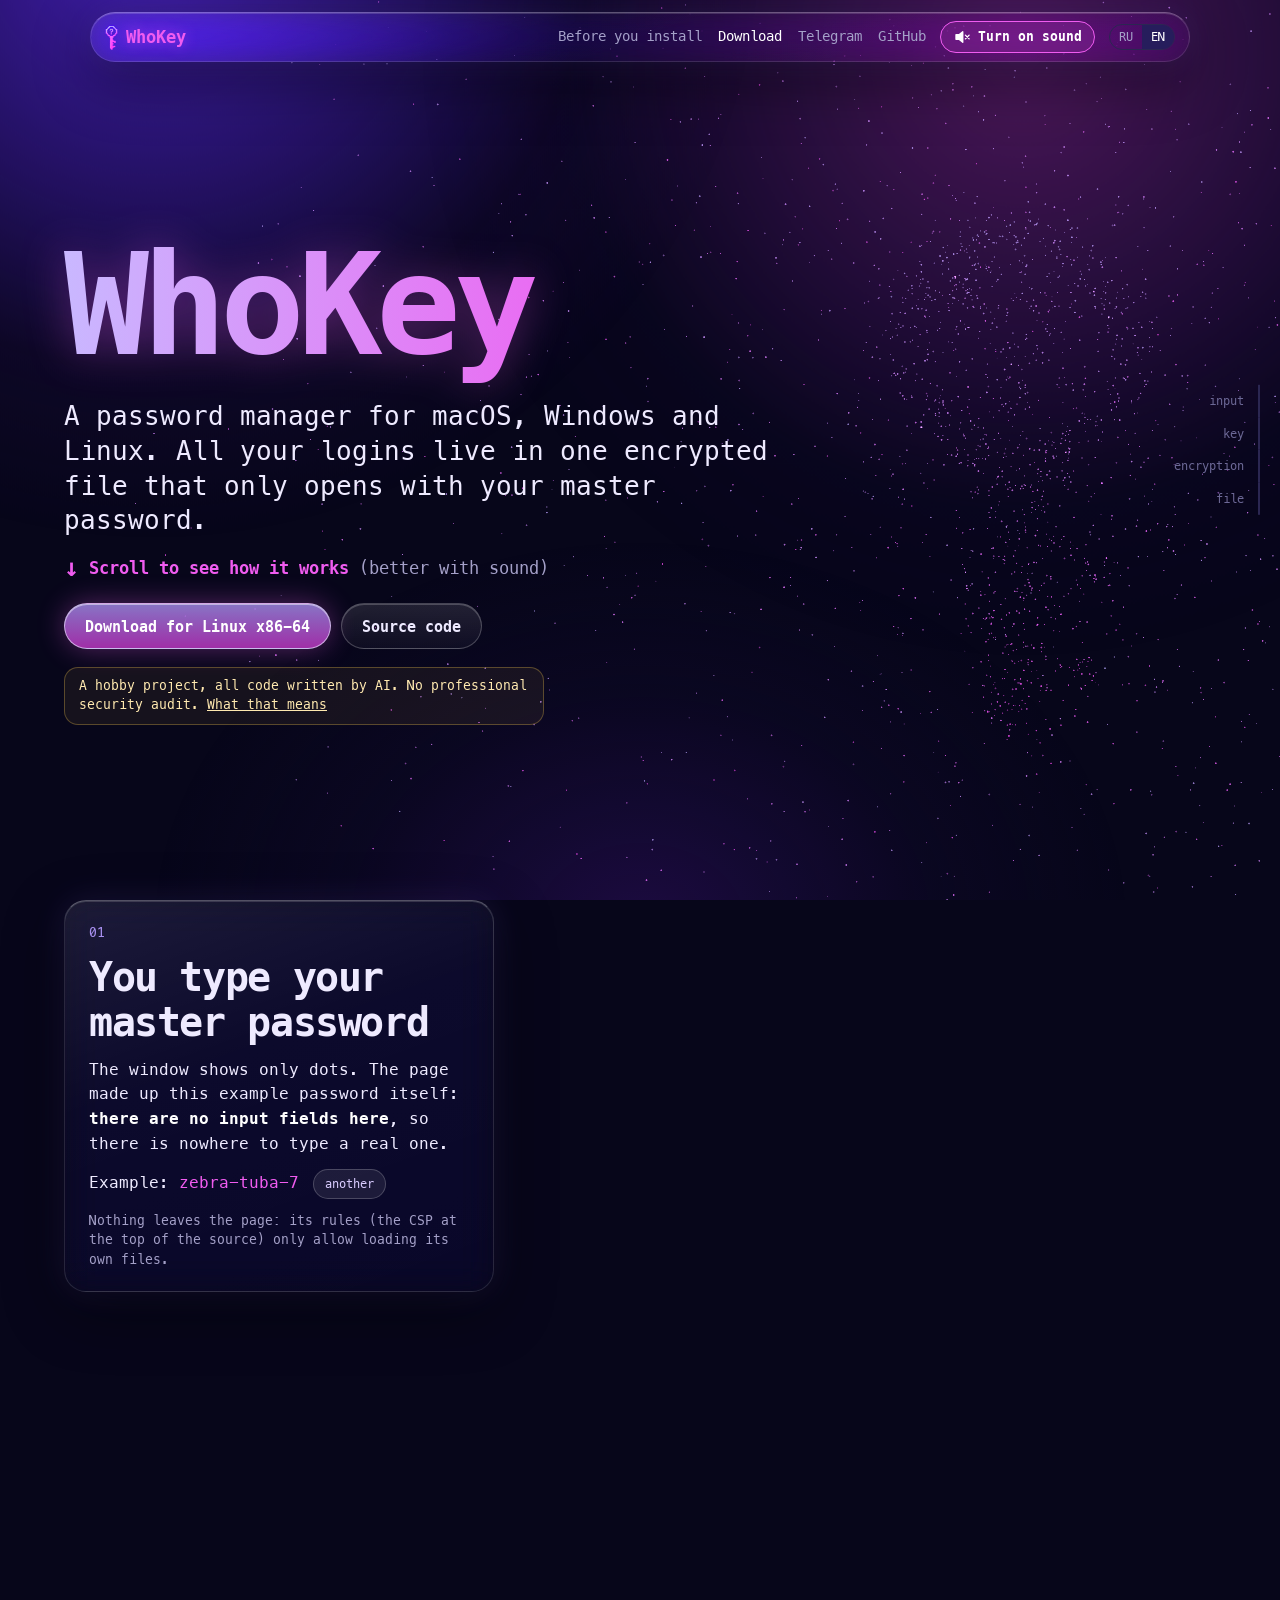
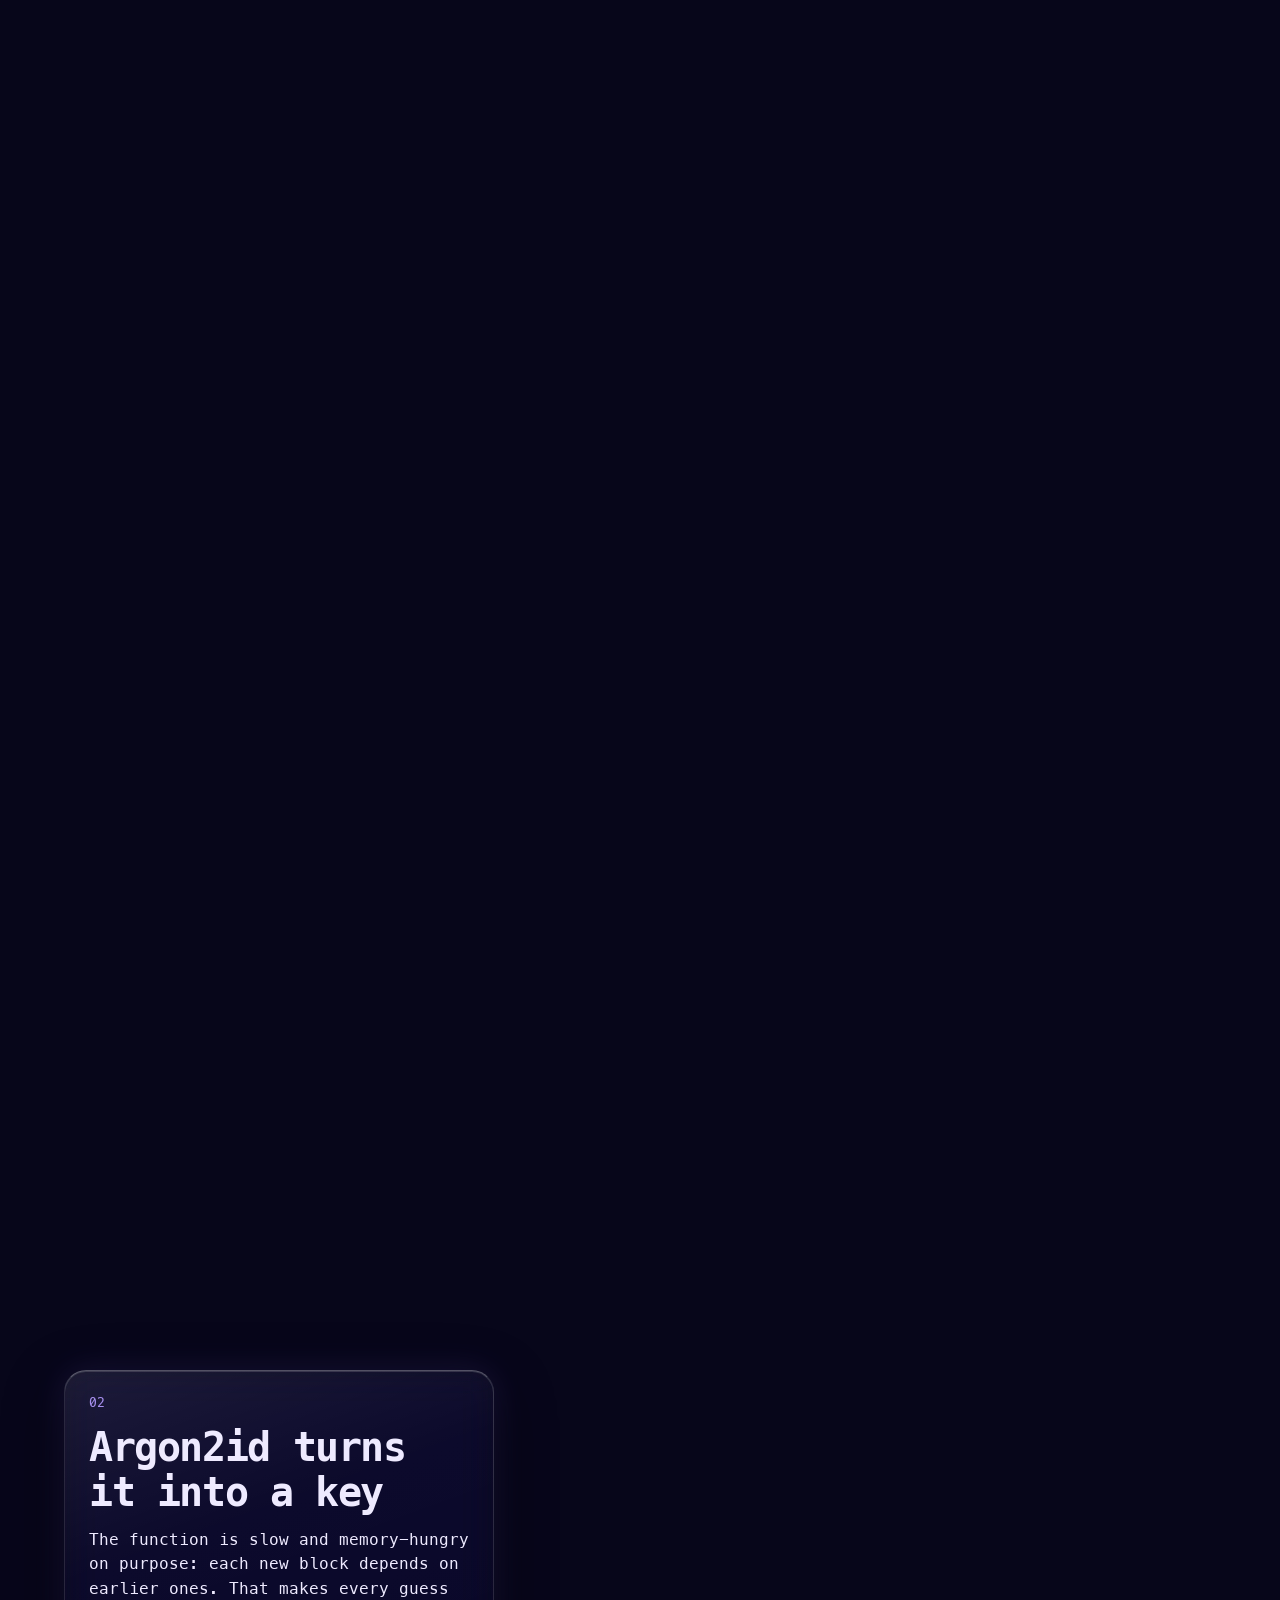
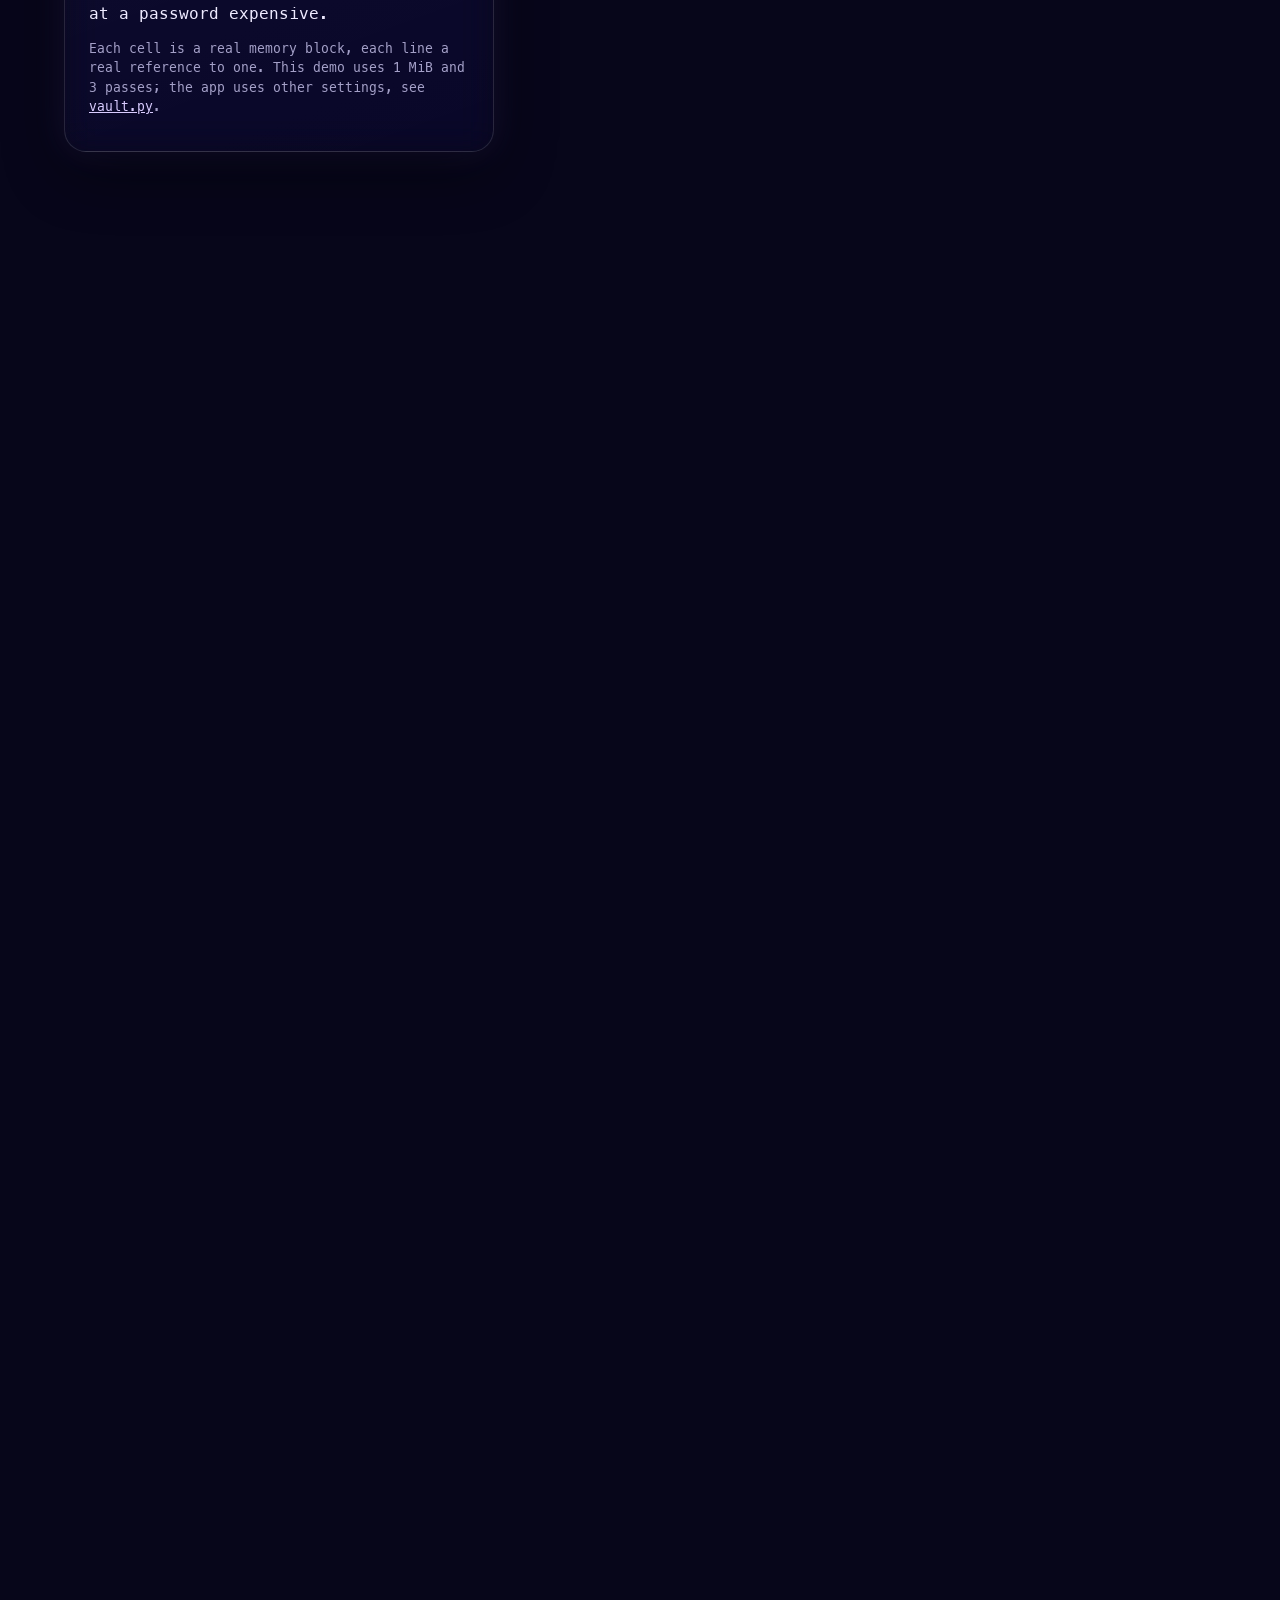
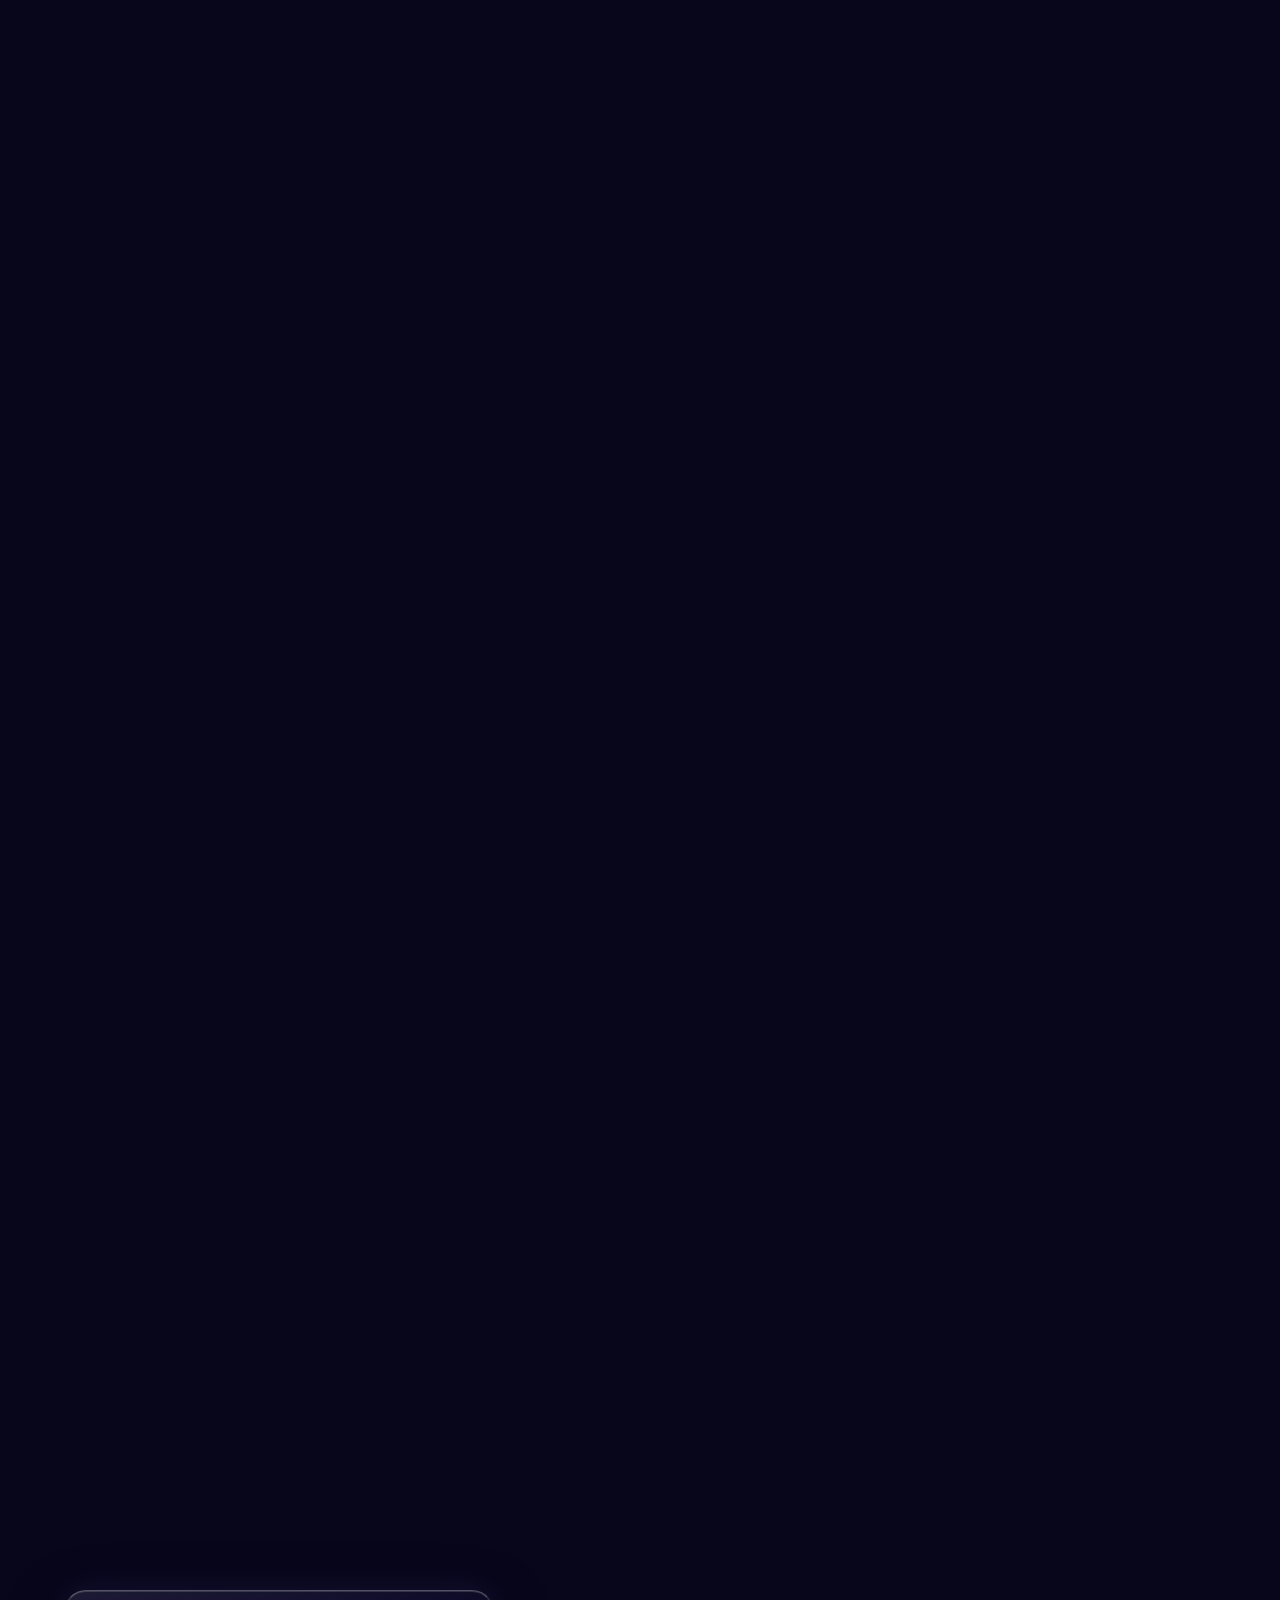
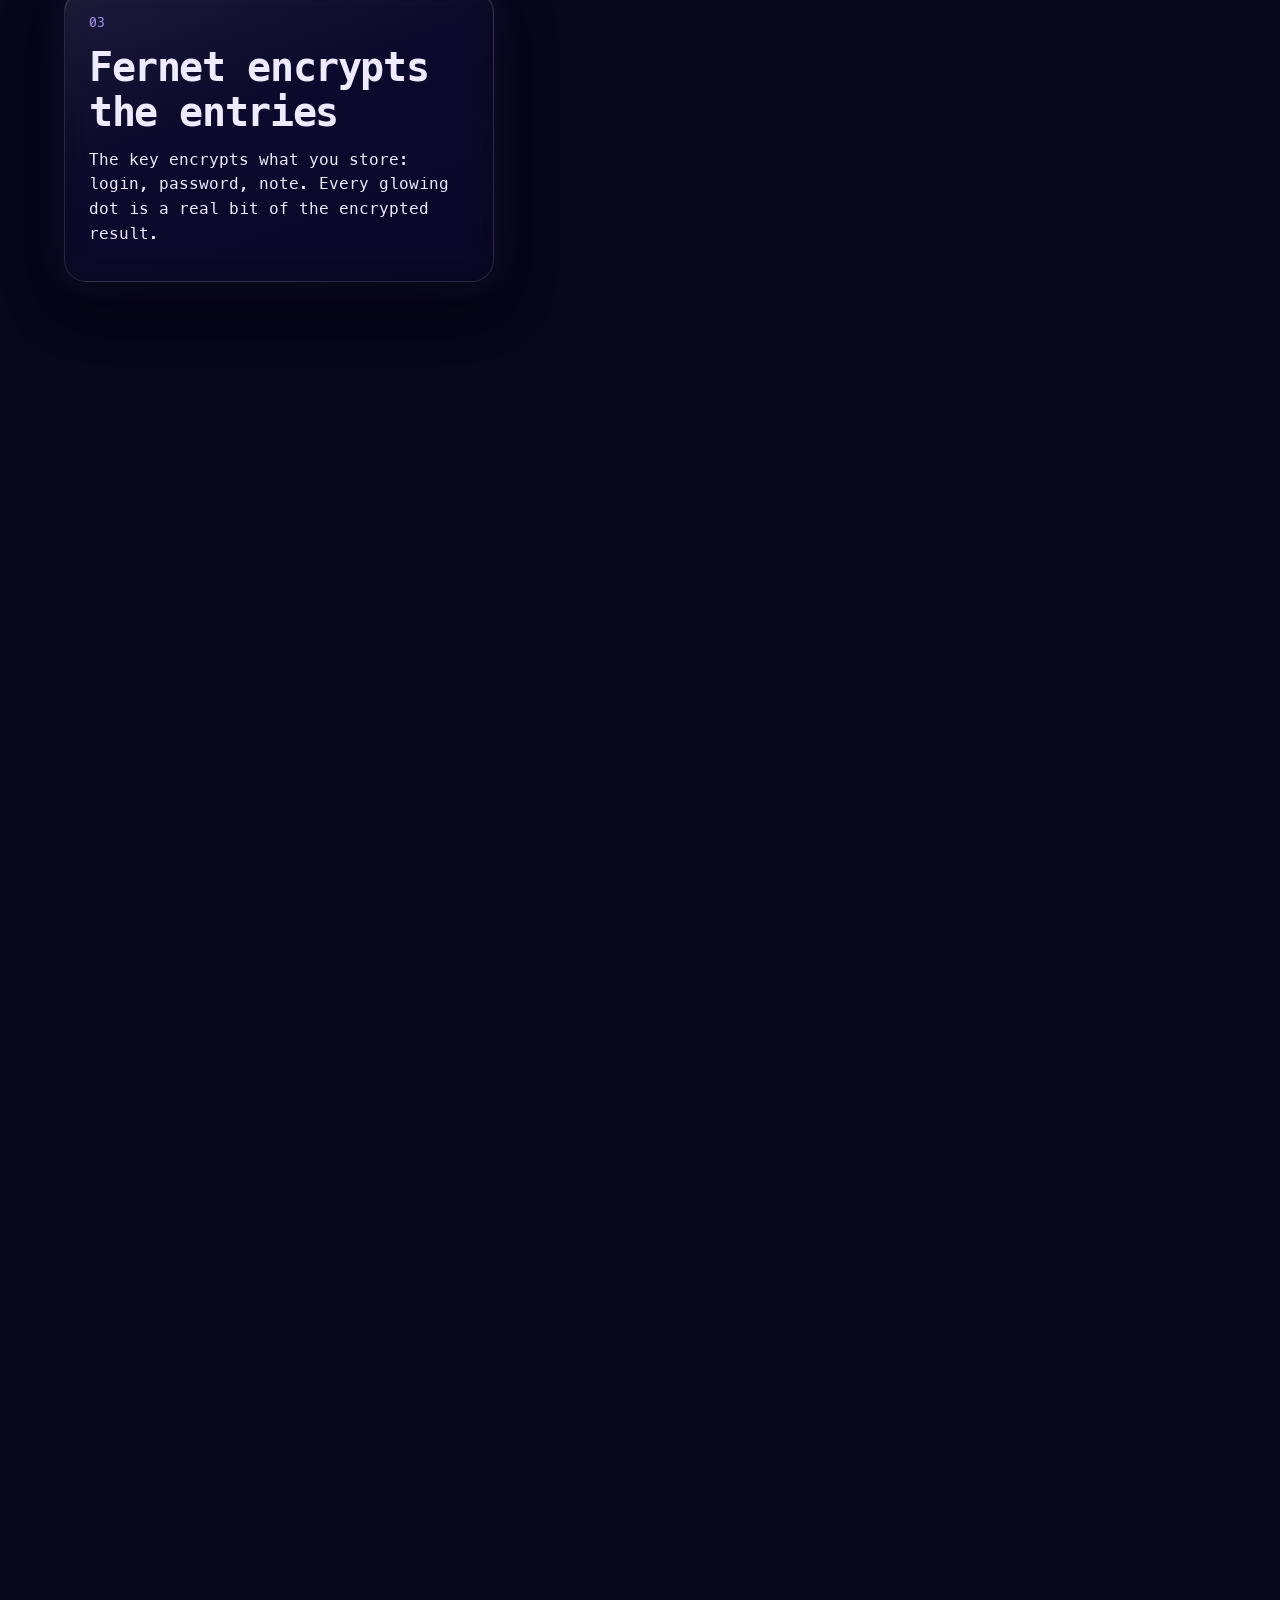
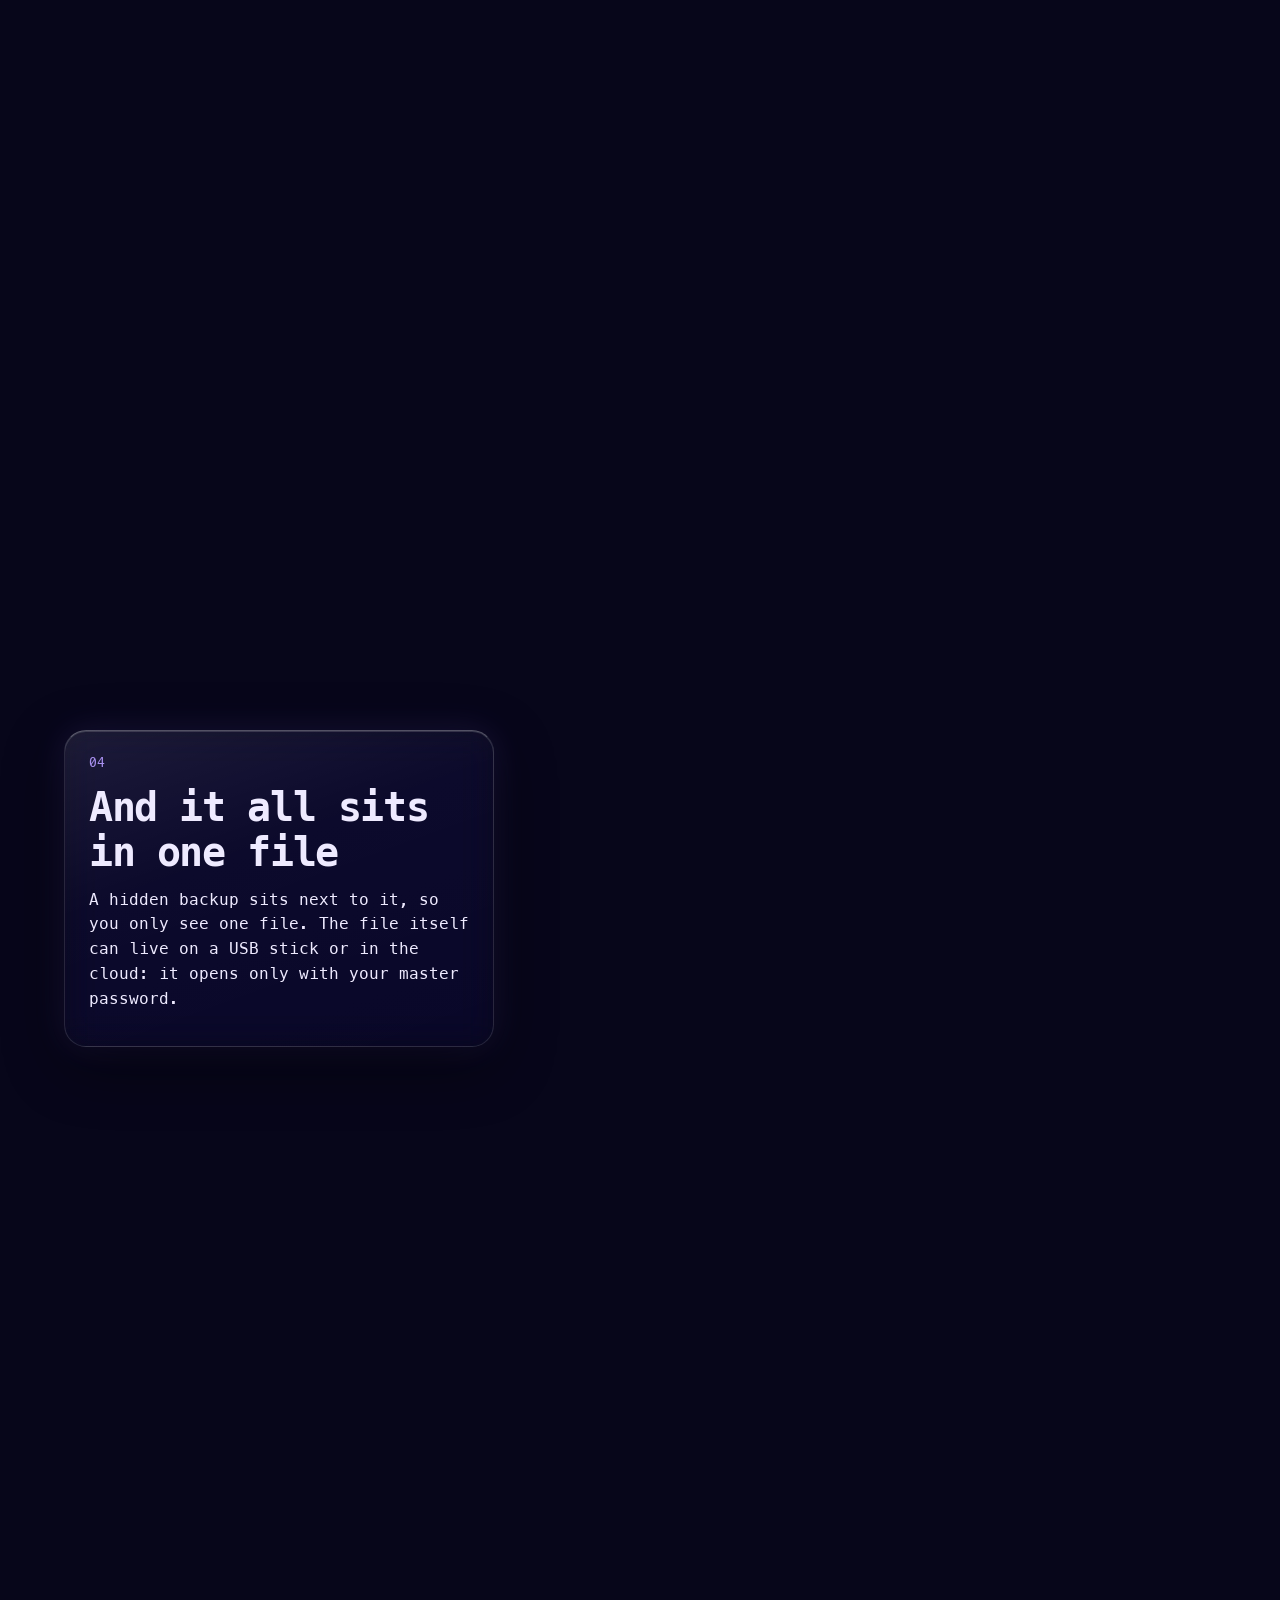
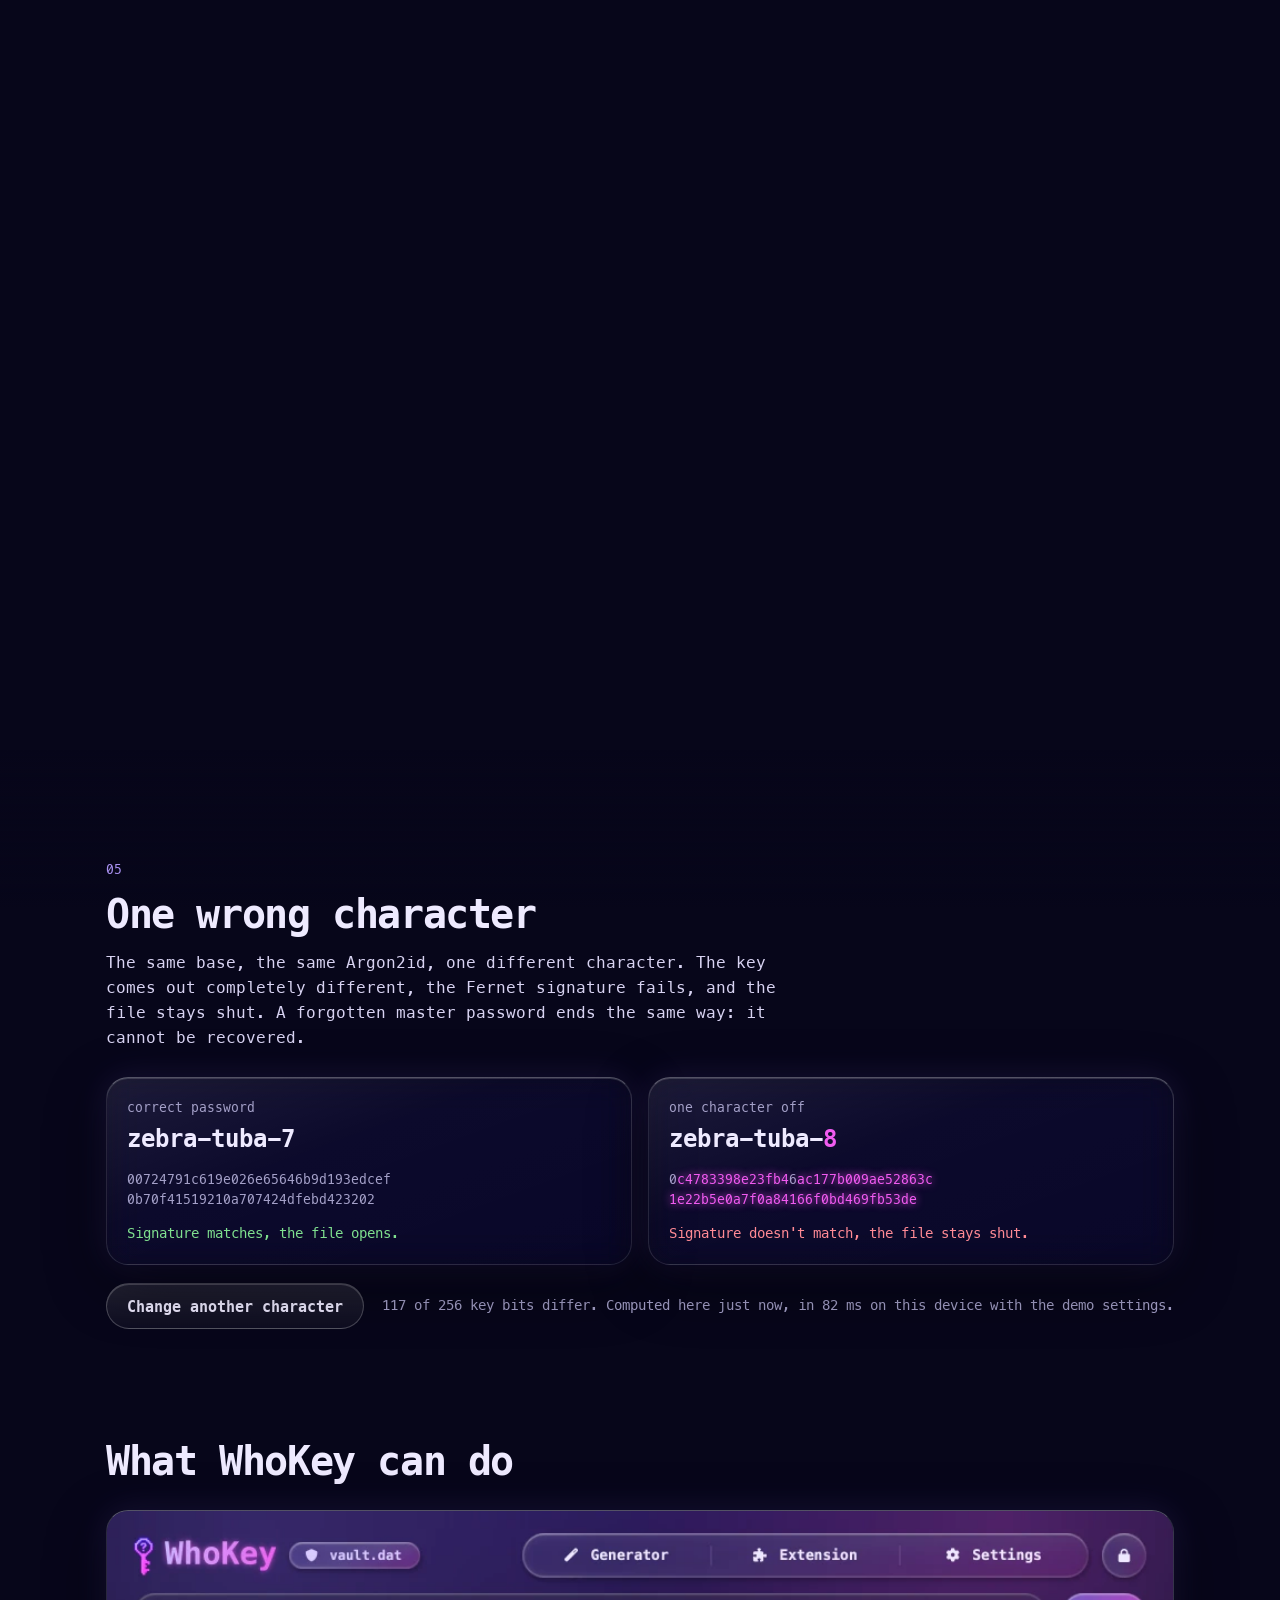
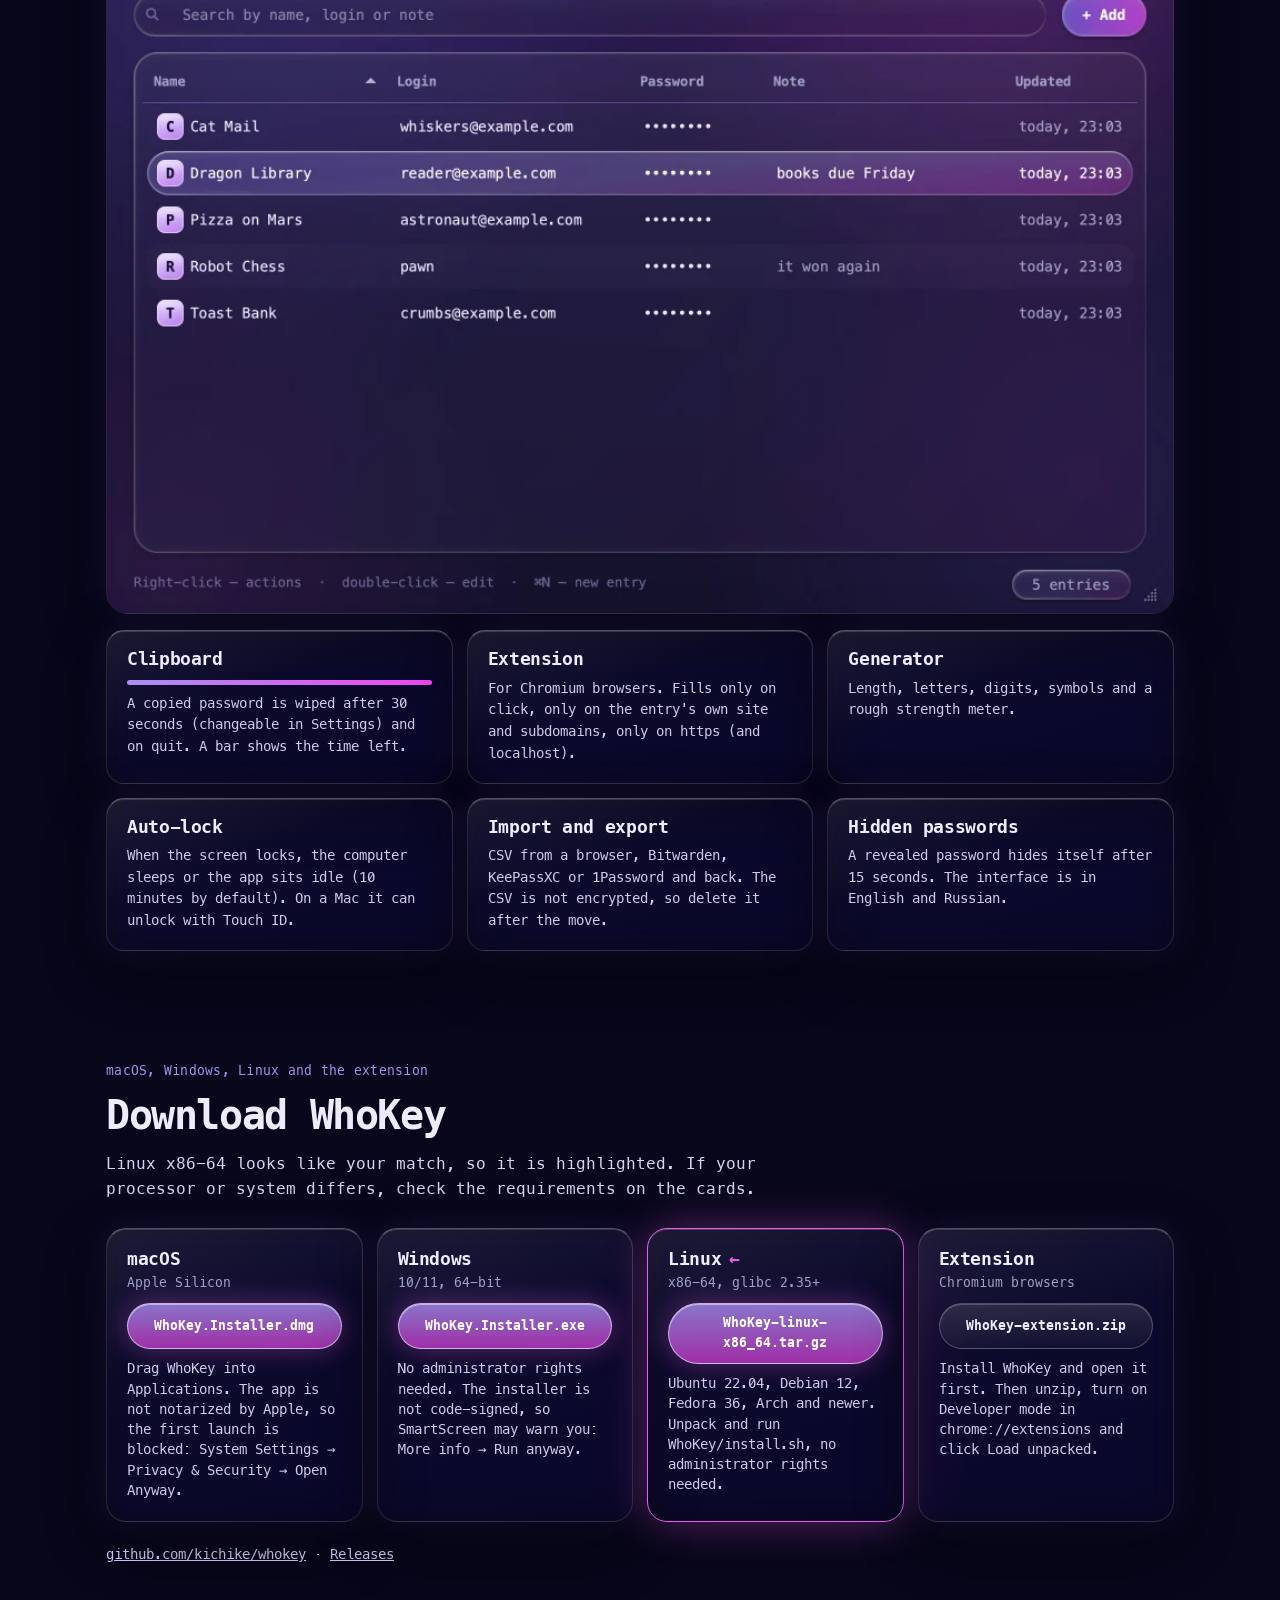
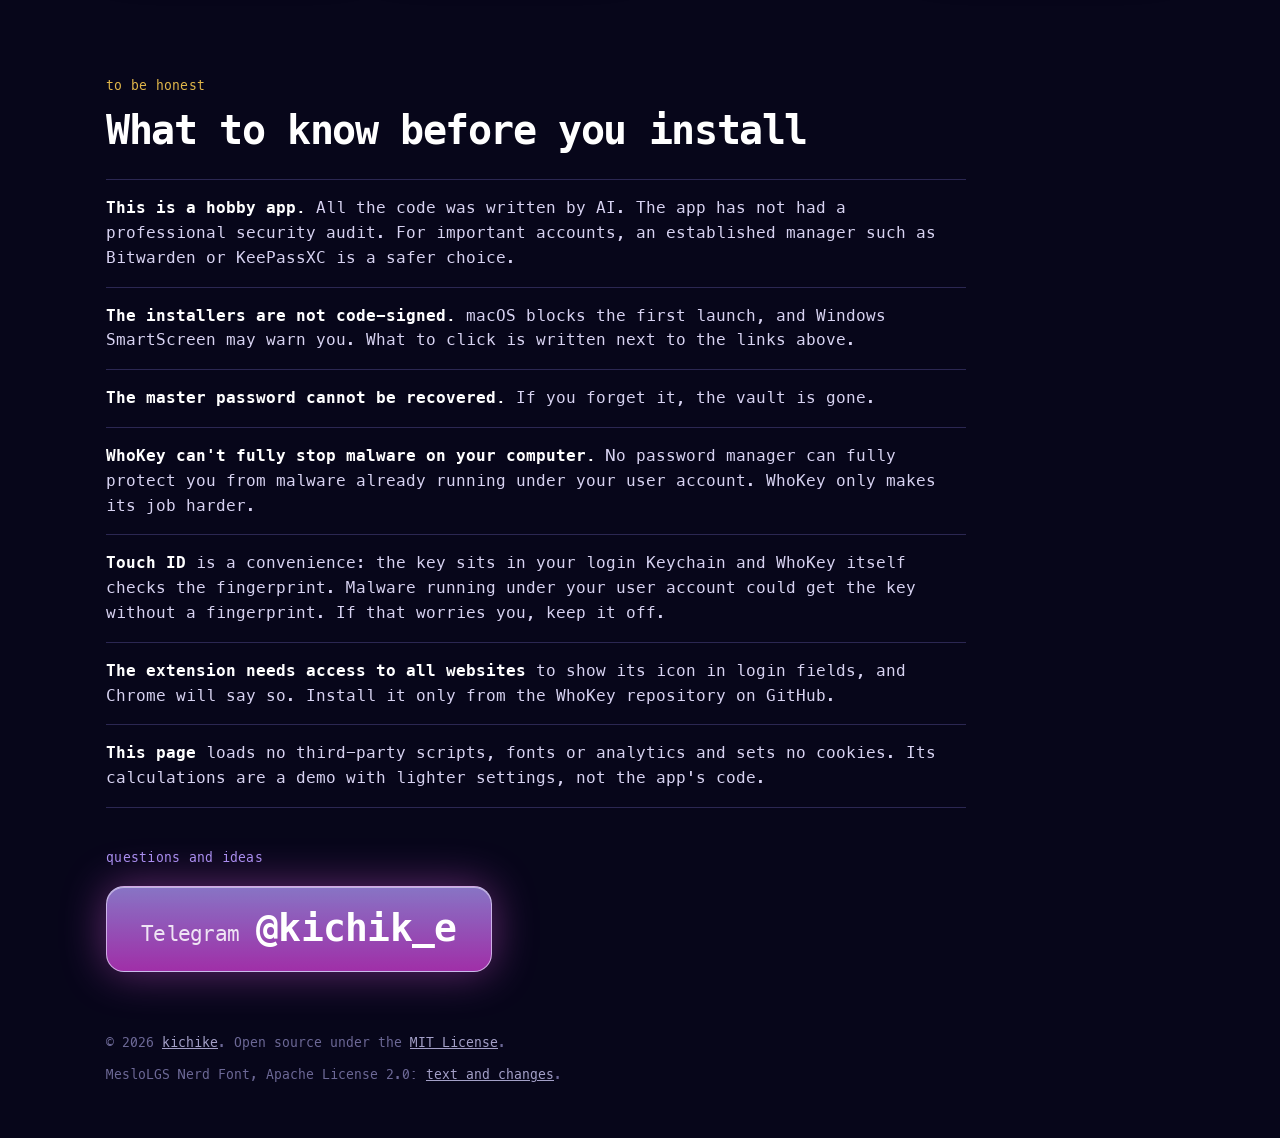
<file: site/index.html>
<!doctype html>
<html lang="ru">
<head>
<meta charset="utf-8">
<meta name="viewport" content="width=device-width, initial-scale=1, viewport-fit=cover">
<meta http-equiv="Content-Security-Policy" content="default-src 'none'; script-src 'self'; style-src 'self'; img-src 'self'; font-src 'self'; connect-src 'none'; form-action 'none'; base-uri 'none'">
<meta name="referrer" content="no-referrer">
<meta name="color-scheme" content="dark">
<meta name="theme-color" content="#07061a">
<title>WhoKey</title>
<meta name="description" content="WhoKey: простой менеджер паролей с открытым кодом для macOS, Windows и Linux. Любительский проект, весь код написал ИИ, профессиональной проверки безопасности не было. WhoKey: a simple open-source password manager for macOS, Windows and Linux. A hobby project, all code written by AI, no professional security audit.">
<link rel="icon" type="image/png" sizes="64x64" href="assets/favicon-64.png">
<link rel="apple-touch-icon" href="assets/touch-180.png">
<link rel="stylesheet" href="style.css">
<script src="sound.js" defer></script>
<script src="crypto.js" defer></script>
<script src="app.js" defer></script>
</head>
<body>
<svg class="defs" width="0" height="0" aria-hidden="true"><filter id="lg" x="-5%" y="-5%" width="110%" height="110%" color-interpolation-filters="sRGB"><feTurbulence type="fractalNoise" baseFrequency=".007 .013" numOctaves="2" seed="7" result="n"/><feDisplacementMap in="SourceGraphic" in2="n" scale="46" xChannelSelector="R" yChannelSelector="G"/></filter></svg>
<div class="aurora" aria-hidden="true"><i></i><i></i><i></i></div>

<input class="langr" type="radio" name="lang" id="l-ru" checked aria-label="Русский">
<input class="langr" type="radio" name="lang" id="l-en" aria-label="English">

<header class="nav glass">
  <a class="brand" href="#top"><img src="assets/key.webp" alt="" width="17" height="33"><b>WhoKey</b></a>
  <nav>
    <a href="#honest"><span class="ru">Честно</span><span class="en">Before you install</span></a>
    <a class="hl" href="#download"><span class="ru">Скачать</span><span class="en">Download</span></a>
    <a class="navtg" href="https://t.me/kichik_e" rel="noopener noreferrer">Telegram</a>
    <a href="https://github.com/kichike/whokey" rel="noopener noreferrer">GitHub</a>
  </nav>
  <button type="button" id="snd" class="snd" aria-pressed="false" hidden>
    <svg viewBox="0 0 24 24" width="18" height="18" aria-hidden="true"><path class="sp" d="M4 9v6h4l5 4V5L8 9z"/><path class="w" d="M16 8.5a5 5 0 0 1 0 7M18.5 6a8.5 8.5 0 0 1 0 12"/><path class="x" d="M16.5 9.5l5 5m0-5l-5 5"/></svg>
    <span class="lb"><span class="off"><span class="ru">Включить звук</span><span class="en">Turn on sound</span></span><span class="onn"><span class="ru">Звук включён</span><span class="en">Sound on</span></span></span>
  </button>
  <div class="lang"><label for="l-ru">RU</label><label for="l-en">EN</label></div>
</header>
<div class="progress" aria-hidden="true"><i id="bar"></i></div>

<main id="top">
<div id="story">
  <div id="stage" aria-hidden="true">
    <canvas id="gl"></canvas>
    <canvas id="arcs"></canvas>

    <div id="s-login" class="s">
      <div class="lg-field"><span id="dots"></span><i class="caret"></i></div>
    </div>

    <div id="s-grid" class="s hud">
      <span id="h-pass"></span><span id="h-blk"></span><span id="h-addr"></span>
    </div>

    <div id="s-key" class="s keyout glass">
      <small><span class="ru">ключ, 32 байта, только что посчитан</span><span class="en">the key: 32 bytes, computed just now</span></small>
      <code data-v="key"></code>
    </div>

    <div id="s-slab" class="s glass liquid"></div>
    <div id="s-token" class="s tokenout">
      <code id="tok"><i class="f0"></i><i class="f1"></i><i class="f2"></i><i class="f3"></i></code>
      <div class="legend"><b class="f0"><span class="ru">версия, время</span><span class="en">version, time</span></b><b class="f1">IV</b><b class="f2"><span class="ru">шифротекст</span><span class="en">ciphertext</span></b><b class="f3">HMAC</b></div>
    </div>

    <div id="s-file" class="s glass filecard">
      <code data-v="path"></code>
      <small><span class="ru">Путь по умолчанию. Другой файл можно выбрать в окне входа.</span><span class="en">The default path. You can pick another file in the login window.</span></small>
    </div>

    <ol id="rail">
      <li data-c="1"><span class="ru">ввод</span><span class="en">input</span></li>
      <li data-c="2"><span class="ru">ключ</span><span class="en">key</span></li>
      <li data-c="3"><span class="ru">шифрование</span><span class="en">encryption</span></li>
      <li data-c="4"><span class="ru">файл</span><span class="en">file</span></li>
    </ol>
  </div>

  <section class="act hero" data-act="0">
    <div class="card herocard">
      <h1>WhoKey</h1>
      <p class="lead"><span class="ru">Менеджер паролей для macOS, Windows и&nbsp;Linux. Логины и пароли лежат в&nbsp;одном зашифрованном файле. Открыть его можно только мастер-паролем.</span><span class="en">A password manager for macOS, Windows and Linux. All your logins live in one encrypted file that only opens with your master password.</span></p>
      <p class="scrollhint"><span class="arrow" aria-hidden="true">↓</span><span><span class="ru">Листайте, чтобы увидеть, как он работает</span><span class="en">Scroll to see how it works</span> <span id="snd-hint" class="hintsnd" hidden><span class="ru">(со звуком интереснее)</span><span class="en">(better with sound)</span></span></span></p>
      <div class="cta">
        <a class="btn primary" id="cta" href="#download"><span class="ru" id="cta-ru">Скачать</span><span class="en" id="cta-en">Download</span></a>
        <a class="btn" href="https://github.com/kichike/whokey" rel="noopener noreferrer"><span class="ru">Исходный код</span><span class="en">Source code</span></a>
      </div>
      <p class="chip"><span class="ru">Любительский проект, весь код написал ИИ. Профессиональной проверки безопасности не было. <a href="#honest">Что это значит</a></span><span class="en">A hobby project, all code written by AI. No professional security audit. <a href="#honest">What that means</a></span></p>
    </div>
  </section>

  <section class="act a1" data-act="1">
    <div class="card glass">
      <p class="eyebrow">01</p>
      <h2><span class="ru">Вы вводите мастер-пароль</span><span class="en">You type your master password</span></h2>
      <p><span class="ru">В окне видны только точки. Пароль для примера страница придумала сама: <strong>полей ввода здесь нет</strong>, и настоящий пароль сюда вводить некуда.</span><span class="en">The window shows only dots. The page made up this example password itself: <strong>there are no input fields here</strong>, so there is nowhere to type a real one.</span></p>
      <p class="demo-pw"><span class="ru">Пример:</span><span class="en">Example:</span> <code data-v="pw"><span class="ru">пельмени-42</span><span class="en">zebra-tuba-7</span></code> <button type="button" id="dice" hidden><span class="ru">другой</span><span class="en">another</span></button></p>
      <p class="fine"><span class="ru">Со страницы ничего не уходит: её правила (CSP в начале исходного кода) разрешают только загрузку собственных файлов.</span><span class="en">Nothing leaves the page: its rules (the CSP at the top of the source) only allow loading its own files.</span></p>
    </div>
  </section>

  <section class="act a2" data-act="2">
    <div class="card glass">
      <p class="eyebrow">02</p>
      <h2><span class="ru">Argon2id превращает его в&nbsp;ключ</span><span class="en">Argon2id turns it into a key</span></h2>
      <p><span class="ru">Функция специально медленная и требует много памяти: каждый новый блок зависит от прежних. Поэтому каждая попытка подобрать пароль стоит времени и памяти.</span><span class="en">The function is slow and memory-hungry on purpose: each new block depends on earlier ones. That makes every guess at a password expensive.</span></p>
      <p class="fine"><span class="ru">Клетка здесь — настоящий блок памяти, линия — настоящая ссылка на блок. Здесь для наглядности 1 МиБ и 3 прохода; в приложении настройки другие, они в <a href="https://github.com/kichike/whokey/blob/main/vault.py" rel="noopener noreferrer">vault.py</a>.</span><span class="en">Each cell is a real memory block, each line a real reference to one. This demo uses 1 MiB and 3 passes; the app uses other settings, see <a href="https://github.com/kichike/whokey/blob/main/vault.py" rel="noopener noreferrer">vault.py</a>.</span></p>
      <div class="proof">
        <canvas id="sgrid" width="320" height="320" hidden></canvas>
        <small class="st"><span class="ru">Пример, посчитан заранее. Ключ:</span><span class="en">An example computed in advance. The key:</span></small>
        <small class="lv"><span class="ru">Посчитано только что. Ключ:</span><span class="en">Computed just now. The key:</span></small>
        <code data-v="key"><span class="ru">c2af07e7af3a33aa85ac27277aaff68d77831aa3238c69eb89d887dcfce1375e</span><span class="en">ac6d71f5df7c7ae31f877711d4ea217ebdb7e0ce95d181481b11b334d2639103</span></code>
      </div>
    </div>
  </section>

  <section class="act a3" data-act="3">
    <div class="card glass">
      <p class="eyebrow">03</p>
      <h2><span class="ru">Fernet шифрует записи</span><span class="en">Fernet encrypts the entries</span></h2>
      <p><span class="ru">Ключом шифруется то, что вы храните: логин, пароль, заметка. Каждая светящаяся точка — настоящий бит результата шифрования.</span><span class="en">The key encrypts what you store: login, password, note. Every glowing dot is a real bit of the encrypted result.</span></p>
      <div class="proof">
        <small class="st"><span class="ru">Пример, зашифрован заранее:</span><span class="en">An example encrypted in advance:</span></small>
        <small class="lv"><span class="ru">Зашифровано только что:</span><span class="en">Encrypted just now:</span></small>
        <code data-v="token"><span class="ru">gAAAAABq72tEcvDUtoOiBG2A8v3PhvT3UI8D1qIffXIea0vwGJNBOU1BKj2M4svd44NqibgmrCdQvB5EwUm9WP6UyqT1XrjXVn4GPTnuQP8WkI5-76M7_Jz3vUxQAntgYhbsvm_a35KE0sOQ1FRPqQfCE8mtRl4KDl24oMnFF2ruILNKo0Qniao=</span><span class="en">gAAAAABq74J0f3fOM1Jc5NOv8Tb4whmMkIAktss221g1RFA9whZZMuBvoQAwetfSq2y8qBOBIXPkj4tT-FMVGff6snDXQcQsW0jcVTSCZN5FAyPjXeaVEHmypDGPTu-gEXREFEMB4rkJKkNm1IMvXw2NdfvSa561xw==</span></code>
      </div>
    </div>
  </section>

  <section class="act a4" data-act="4">
    <div class="card glass">
      <p class="eyebrow">04</p>
      <h2><span class="ru">И всё лежит в&nbsp;одном файле</span><span class="en">And it all sits in one file</span></h2>
      <p><span class="ru">Рядом лежит скрытая резервная копия, так что в папке виден один файл. Сам файл можно хранить на флешке или в облаке: откроется только мастер-паролем.</span><span class="en">A hidden backup sits next to it, so you only see one file. The file itself can live on a USB stick or in the cloud: it opens only with your master password.</span></p>
      <div class="proof paths">
        <code>~/Library/Application Support/EduPasswords/vault.dat</code>
        <code>%APPDATA%\EduPasswords\vault.dat</code>
        <code>~/.local/share/EduPasswords/vault.dat</code>
      </div>
    </div>
  </section>
</div>

<div id="after">

<section id="door" class="wrap">
  <p class="eyebrow">05</p>
  <h2><span class="ru">Один неверный символ</span><span class="en">One wrong character</span></h2>
  <p class="sub"><span class="ru">Та же основа, тот же Argon2id, другой символ в пароле. Ключ получается совсем другим, подпись Fernet не совпадает, и файл не открывается. Если мастер-пароль забыт, случится то же: восстановить его нельзя.</span><span class="en">The same base, the same Argon2id, one different character. The key comes out completely different, the Fernet signature fails, and the file stays shut. A forgotten master password ends the same way: it cannot be recovered.</span></p>
  <div class="doors">
    <div class="glass door ok">
      <small><span class="ru">верный пароль</span><span class="en">correct password</span></small>
      <code class="pw" id="d-a"><span class="ru">пельмени-42</span><span class="en">zebra-tuba-7</span></code>
      <code class="k" id="d-ka"><span class="ru">c2af07e7af3a33aa85ac27277aaff68d77831aa3238c69eb89d887dcfce1375e</span><span class="en">ac6d71f5df7c7ae31f877711d4ea217ebdb7e0ce95d181481b11b334d2639103</span></code>
      <p id="d-ra"><span class="ru">Подпись совпала, файл открылся.</span><span class="en">Signature matches, the file opens.</span></p>
    </div>
    <div class="glass door bad">
      <small><span class="ru">один символ другой</span><span class="en">one character off</span></small>
      <code class="pw" id="d-b"><span class="ru">пельмени-43</span><span class="en">zebra-tuba-8</span></code>
      <code class="k" id="d-kb"><span class="ru">4cecde74f82275621c39978bdedccb2c4939148b1caa68260ce83bfab1d8d702</span><span class="en">acbf639c93fbe472d225c1cd2e66d6e180e5a9ba90e4e96dfa585cf7db1baa63</span></code>
      <p id="d-rb"><span class="ru">Подпись не совпала, файл не открылся.</span><span class="en">Signature doesn't match, the file stays shut.</span></p>
    </div>
  </div>
  <p class="door-foot">
    <button type="button" class="btn" id="d-next" hidden><span class="ru">Заменить другой символ</span><span class="en">Change another character</span></button>
    <span id="d-stat"><span class="ru">Разных битов ключа: 118 из 256. Пример посчитан заранее.</span><span class="en">123 of 256 key bits differ. An example computed in advance.</span></span>
  </p>
</section>

<section class="wrap" id="more">
  <h2><span class="ru">Что умеет WhoKey</span><span class="en">What WhoKey can do</span></h2>
  <figure class="shot glass"><img src="assets/main.webp" width="960" height="632" loading="lazy" alt="Главное окно WhoKey: список записей со скрытыми паролями / WhoKey main window: a list of entries with hidden passwords"></figure>
  <div class="tiles">
    <div class="tile glass"><h3><span class="ru">Буфер обмена</span><span class="en">Clipboard</span></h3><div class="drain" aria-hidden="true"><i></i></div><p><span class="ru">Скопированный пароль стирается через 30 секунд (меняется в настройках) и при выходе. Полоска показывает, сколько осталось.</span><span class="en">A copied password is wiped after 30 seconds (changeable in Settings) and on quit. A bar shows the time left.</span></p></div>
    <div class="tile glass"><h3><span class="ru">Расширение</span><span class="en">Extension</span></h3><p><span class="ru">Для браузеров на Chromium. Заполняет только по нажатию, только на сайте из записи и его поддоменах, только на https (и на localhost).</span><span class="en">For Chromium browsers. Fills only on click, only on the entry's own site and subdomains, only on https (and localhost).</span></p></div>
    <div class="tile glass"><h3><span class="ru">Генератор</span><span class="en">Generator</span></h3><p><span class="ru">Длина, буквы, цифры, символы и примерная шкала надёжности.</span><span class="en">Length, letters, digits, symbols and a rough strength meter.</span></p></div>
    <div class="tile glass"><h3><span class="ru">Автоблокировка</span><span class="en">Auto-lock</span></h3><p><span class="ru">Когда блокируется экран, засыпает компьютер или WhoKey долго не трогают (по умолчанию 10 минут). На Mac можно открывать по Touch ID.</span><span class="en">When the screen locks, the computer sleeps or the app sits idle (10 minutes by default). On a Mac it can unlock with Touch ID.</span></p></div>
    <div class="tile glass"><h3><span class="ru">Импорт и экспорт</span><span class="en">Import and export</span></h3><p><span class="ru">CSV из браузера, Bitwarden, KeePassXC или 1Password и обратно. CSV не зашифрован, после переноса удалите его.</span><span class="en">CSV from a browser, Bitwarden, KeePassXC or 1Password and back. The CSV is not encrypted, so delete it after the move.</span></p></div>
    <div class="tile glass"><h3><span class="ru">Скрытые пароли</span><span class="en">Hidden passwords</span></h3><p><span class="ru">Показанный пароль сам прячется через 15 секунд. Интерфейс на русском и английском.</span><span class="en">A revealed password hides itself after 15 seconds. The interface is in English and Russian.</span></p></div>
  </div>
</section>

<section id="download" class="wrap">
  <p class="eyebrow"><span class="ru">macOS, Windows, Linux и расширение</span><span class="en">macOS, Windows, Linux and the extension</span></p>
  <h2><span class="ru">Скачать WhoKey</span><span class="en">Download WhoKey</span></h2>
  <p class="sub" id="os-note" hidden></p>
  <div class="dl">
    <article class="glass dlc" data-os="mac">
      <h3>macOS</h3><p class="req">Apple Silicon</p>
      <a class="btn primary" href="https://github.com/kichike/whokey/releases/latest/download/WhoKey.Installer.dmg" rel="noopener noreferrer">WhoKey.Installer.dmg</a>
      <p><span class="ru">Перетащите WhoKey в «Программы». Приложение не заверено Apple, поэтому первый запуск будет заблокирован: «Системные настройки → Конфиденциальность и безопасность → Всё равно открыть».</span><span class="en">Drag WhoKey into Applications. The app is not notarized by Apple, so the first launch is blocked: System Settings → Privacy &amp; Security → Open Anyway.</span></p>
    </article>
    <article class="glass dlc" data-os="win">
      <h3>Windows</h3><p class="req"><span class="ru">10/11, 64-бит</span><span class="en">10/11, 64-bit</span></p>
      <a class="btn primary" href="https://github.com/kichike/whokey/releases/latest/download/WhoKey.Installer.exe" rel="noopener noreferrer">WhoKey.Installer.exe</a>
      <p><span class="ru">Права администратора не нужны. Установщик не подписан, поэтому SmartScreen может предупредить: «Подробнее → Выполнить в любом случае».</span><span class="en">No administrator rights needed. The installer is not code-signed, so SmartScreen may warn you: More info → Run anyway.</span></p>
    </article>
    <article class="glass dlc" data-os="linux">
      <h3>Linux</h3><p class="req">x86-64, glibc 2.35+</p>
      <a class="btn primary" href="https://github.com/kichike/whokey/releases/latest/download/WhoKey-linux-x86_64.tar.gz" rel="noopener noreferrer">WhoKey-linux-x86_64.tar.gz</a>
      <p><span class="ru">Ubuntu 22.04, Debian 12, Fedora 36, Arch и новее. Распакуйте и запустите <code>WhoKey/install.sh</code>, права администратора не нужны.</span><span class="en">Ubuntu 22.04, Debian 12, Fedora 36, Arch and newer. Unpack and run <code>WhoKey/install.sh</code>, no administrator rights needed.</span></p>
    </article>
    <article class="glass dlc" data-os="ext">
      <h3><span class="ru">Расширение</span><span class="en">Extension</span></h3><p class="req"><span class="ru">браузеры на Chromium</span><span class="en">Chromium browsers</span></p>
      <a class="btn" href="https://github.com/kichike/whokey/releases/latest/download/WhoKey-extension.zip" rel="noopener noreferrer">WhoKey-extension.zip</a>
      <p><span class="ru">Сначала установите WhoKey и откройте его. Затем распакуйте архив, включите «Режим разработчика» в <code>chrome://extensions</code> и нажмите «Загрузить распакованное».</span><span class="en">Install WhoKey and open it first. Then unzip, turn on Developer mode in <code>chrome://extensions</code> and click Load unpacked.</span></p>
    </article>
  </div>
  <p class="repo"><a href="https://github.com/kichike/whokey" rel="noopener noreferrer">github.com/kichike/whokey</a> · <a href="https://github.com/kichike/whokey/releases" rel="noopener noreferrer">Releases</a></p>
</section>

<section id="honest" class="wrap">
  <p class="eyebrow"><span class="ru">а теперь честно</span><span class="en">to be honest</span></p>
  <h2><span class="ru">Что важно знать перед установкой</span><span class="en">What to know before you install</span></h2>
  <ul class="plain">
    <li><strong><span class="ru">Это любительская программа.</span><span class="en">This is a hobby app.</span></strong> <span class="ru">Весь код написал ИИ. Профессиональной проверки безопасности она не проходила. Для важных аккаунтов надёжнее проверенные менеджеры, например Bitwarden или KeePassXC.</span><span class="en">All the code was written by AI. The app has not had a professional security audit. For important accounts, an established manager such as Bitwarden or KeePassXC is a safer choice.</span></li>
    <li><strong><span class="ru">Установщики не подписаны.</span><span class="en">The installers are not code-signed.</span></strong> <span class="ru">macOS заблокирует первый запуск, а Windows SmartScreen может показать предупреждение. Что нажать, написано рядом со ссылками выше.</span><span class="en">macOS blocks the first launch, and Windows SmartScreen may warn you. What to click is written next to the links above.</span></li>
    <li><strong><span class="ru">Мастер-пароль нельзя восстановить.</span><span class="en">The master password cannot be recovered.</span></strong> <span class="ru">Забыли его — хранилище не открыть.</span><span class="en">If you forget it, the vault is gone.</span></li>
    <li><strong><span class="ru">От вируса на компьютере полностью не защитит.</span><span class="en">WhoKey can't fully stop malware on your computer.</span></strong> <span class="ru">Ни один менеджер паролей не защищает полностью от программы, уже запущенной под вашим пользователем. WhoKey усложняет ей жизнь, но не более.</span><span class="en">No password manager can fully protect you from malware already running under your user account. WhoKey only makes its job harder.</span></li>
    <li><strong>Touch ID</strong> <span class="ru">— для удобства: ключ лежит в Связке ключей, а отпечаток проверяет сам WhoKey. Вредоносная программа, запущенная под вашим пользователем, может получить ключ без отпечатка. Если это беспокоит, не включайте Touch ID.</span><span class="en">is a convenience: the key sits in your login Keychain and WhoKey itself checks the fingerprint. Malware running under your user account could get the key without a fingerprint. If that worries you, keep it off.</span></li>
    <li><strong><span class="ru">Расширению нужен доступ ко всем сайтам,</span><span class="en">The extension needs access to all websites</span></strong> <span class="ru">чтобы показывать значок в полях входа. Chrome так и напишет. Ставьте его только из репозитория WhoKey на GitHub.</span><span class="en">to show its icon in login fields, and Chrome will say so. Install it only from the WhoKey repository on GitHub.</span></li>
    <li><strong><span class="ru">Эта страница</span><span class="en">This page</span></strong> <span class="ru">не загружает чужие скрипты, шрифты и аналитику и не ставит cookie. Её расчёты — демонстрация с облегчёнными настройками, а не код приложения.</span><span class="en">loads no third-party scripts, fonts or analytics and sets no cookies. Its calculations are a demo with lighter settings, not the app's code.</span></li>
  </ul>
</section>

<section id="contact" class="wrap">
  <p class="eyebrow"><span class="ru">вопросы и идеи</span><span class="en">questions and ideas</span></p>
  <a class="tg" href="https://t.me/kichik_e" rel="noopener noreferrer"><span class="tg-label">Telegram</span><span class="tg-name">@kichik_e</span></a>
</section>

<footer class="wrap foot">
  <p><span class="ru">© 2026 <a href="https://github.com/kichike" rel="noopener noreferrer">kichike</a>. Код открыт по лицензии <a href="https://github.com/kichike/whokey/blob/main/LICENSE" rel="noopener noreferrer">MIT</a>.</span><span class="en">© 2026 <a href="https://github.com/kichike" rel="noopener noreferrer">kichike</a>. Open source under the <a href="https://github.com/kichike/whokey/blob/main/LICENSE" rel="noopener noreferrer">MIT License</a>.</span></p>
  <p><span class="ru">Шрифт MesloLGS Nerd Font, лицензия Apache 2.0: <a href="assets/FONT-LICENSE.txt">текст и изменения</a>.</span><span class="en">MesloLGS Nerd Font, Apache License 2.0: <a href="assets/FONT-LICENSE.txt">text and changes</a>.</span></p>
</footer>
</div>
</main>
</body>
</html>
</file>
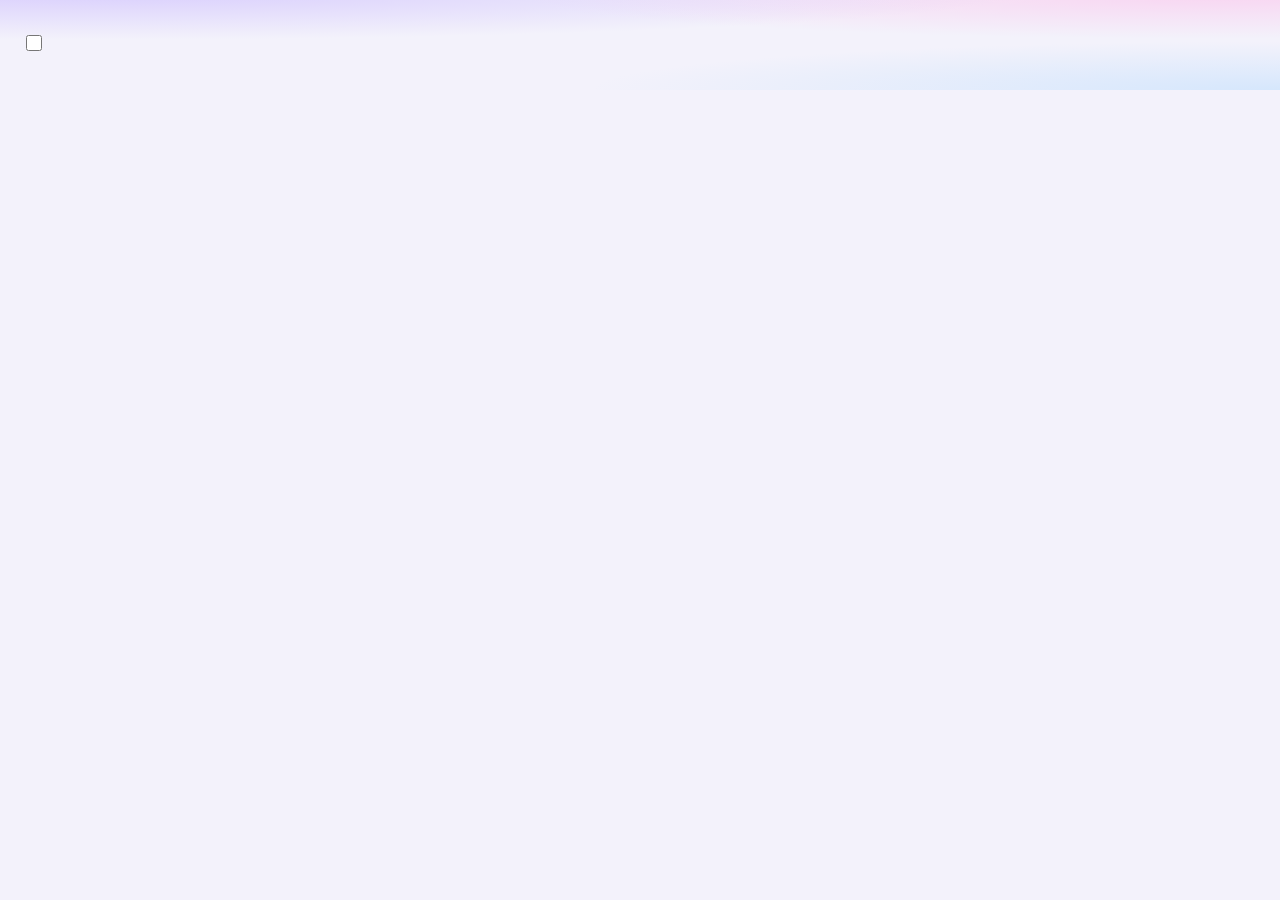
<file: extension/options.html>
<!doctype html>
<html>
<head>
  <meta charset="utf-8">
  <title>WhoKey</title>
  <link rel="stylesheet" href="tokens.css">
  <link rel="stylesheet" href="options.css">
</head>
<body>
  <h1 id="title"></h1>
  <label class="row"><input type="checkbox" id="inline"> <span id="inline_label"></span></label>
  <p id="inline_hint" class="muted" hidden></p>
  <h2 id="off_title"></h2>
  <ul id="off"></ul>
  <script src="options.js"></script>
</body>
</html>
</file>
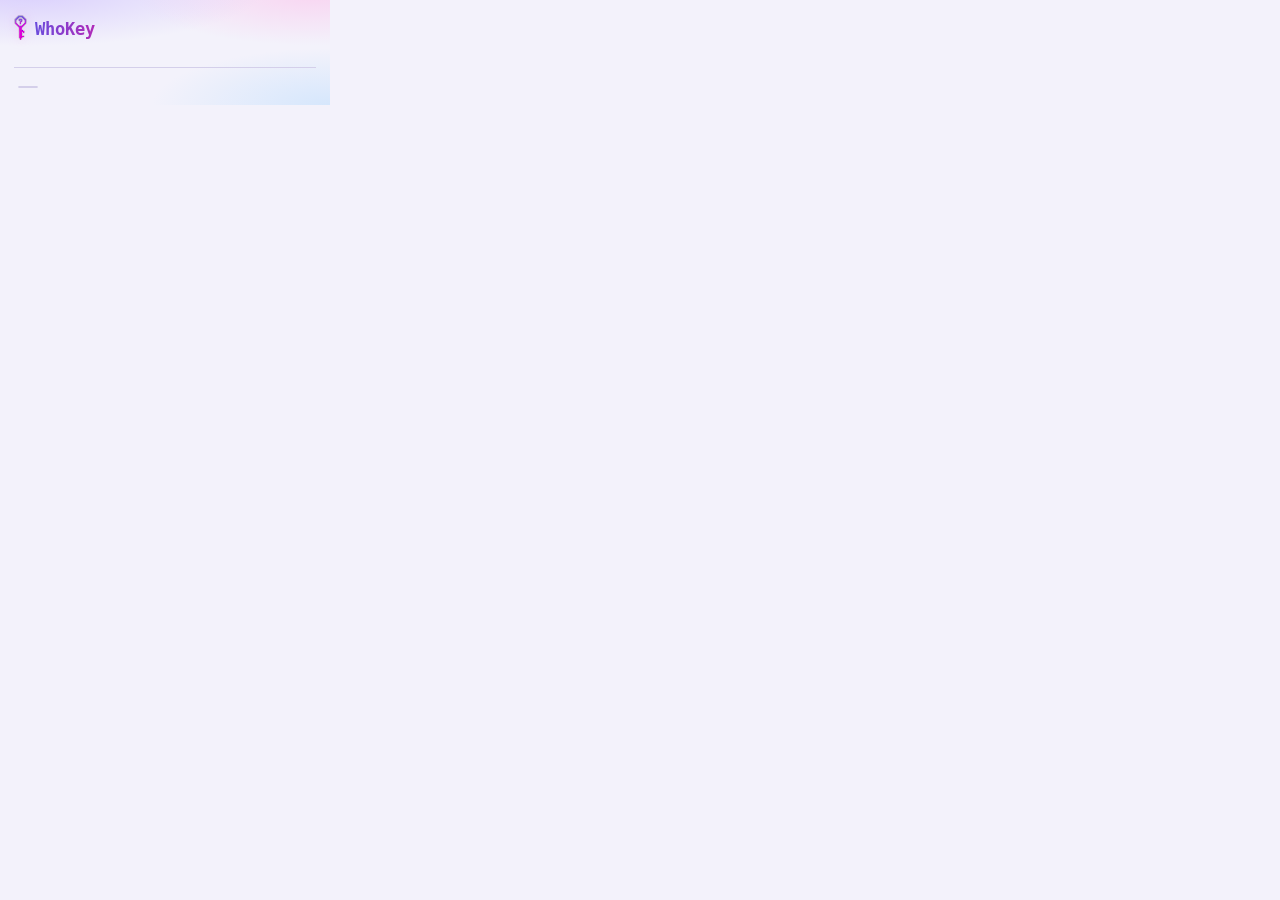
<file: extension/popup.html>
<!doctype html>
<html>
<head>
  <meta charset="utf-8">
  <title>WhoKey</title>
  <link rel="preload" href="fonts/meslo-regular.woff" as="font" type="font/woff" crossorigin>
  <link rel="preload" href="fonts/meslo-bold.woff" as="font" type="font/woff" crossorigin>
  <link rel="stylesheet" href="tokens.css">
  <link rel="stylesheet" href="popup.css">
</head>
<body>
  <header>
    <span class="brand"><picture><source srcset="icons/key_light.png" media="(prefers-color-scheme: light)"><img src="icons/key.png" alt=""></picture><b>WhoKey</b></span>
    <span id="host"></span>
  </header>
  <p id="status"></p>
  <p id="code" hidden></p>
  <ul id="items"></ul>
  <button id="add" class="wide" hidden></button>
  <button id="generate" class="wide" hidden></button>
  <button id="hide_site" class="link" hidden></button>
  <footer><span id="hint"><span class="keycap" id="keys"></span> <span id="hint_text"></span></span> <a id="options" href="#"></a></footer>
  <script src="popup.js"></script>
</body>
</html>
</file>
<file: site/style.css>
@font-face{font-family:Meslo;src:url(assets/meslo-regular.woff) format("woff");font-weight:400;font-display:swap}
@font-face{font-family:Meslo;src:url(assets/meslo-bold.woff) format("woff");font-weight:700;font-display:swap}
:root{--bg:#07061a;--surf:#0c0a22;--well:#08071a;--line:#1d1a3c;--line2:#2b2752;--text:#eeeaff;--muted:#a4a0c8;--faint:#6c6896;
--acc:#a890f0;--deep:#6f55d8;--light:#d9ccff;--fill:#261d5c;--mag:#f048f0;--neon:#f05cf0;--warn:#e0b64a;--bad:#ff8a95;--ok:#3fb950;--tstart:#c9b8ff;
--vh:100vh;color-scheme:dark}
@supports(height:100svh){:root{--vh:100svh}}
*{box-sizing:border-box}
html{background:var(--bg);-webkit-text-size-adjust:100%;scroll-behavior:smooth}
body{margin:0;color:var(--text);font:400 16px/1.55 Meslo,ui-monospace,SFMono-Regular,Menlo,Consolas,monospace;overflow-x:clip}
a{color:var(--light)}a:hover{color:#fff}
code{font-family:inherit;overflow-wrap:anywhere}
.defs{position:absolute}
html:has(#l-en:checked) .ru{display:none!important}
html:not(:has(#l-en:checked)) .en{display:none!important}
.langr{position:absolute;opacity:0;pointer-events:none;top:18px;right:30px;width:1px;height:1px}
h1,h2,h3{font-weight:700;line-height:1.14;letter-spacing:-.035em;margin:0}
h1{font-size:clamp(68px,11vw,160px);letter-spacing:-.05em;background:linear-gradient(92deg,var(--tstart),var(--neon) 80%);-webkit-background-clip:text;background-clip:text;color:transparent;filter:drop-shadow(0 0 22px #f05cf055)}
h2{font-size:clamp(25px,3.1vw,42px)}
h3{font-size:18px;letter-spacing:-.02em}
.eyebrow{margin:0 0 12px;font-size:13px;color:var(--acc);letter-spacing:.02em}
.fine,small{font-size:13px;line-height:1.5;color:var(--muted)}
small{display:block}
strong{color:#fff}

.aurora{position:fixed;inset:0;z-index:-1;overflow:hidden;transition:opacity 1.2s}
.aurora i{position:absolute;display:block;border-radius:50%;width:95vmax;height:95vmax;left:-28vmax;top:-58vmax;background:radial-gradient(closest-side,#4a22c4e6,#3a1a9a88 45%,#2a0f5a33 72%,transparent);will-change:transform}
.aurora i:nth-child(2){left:38vmax;top:-60vmax;background:radial-gradient(closest-side,#a02fa8d0,#6a1f8a77 48%,#2a0f5a22 75%,transparent)}
.aurora i:nth-child(3){left:12vmax;top:calc(100vh - 28vmax);width:76vmax;height:60vmax;background:radial-gradient(closest-side,#2a0f5a99,#120a3055 60%,transparent)}
.dim .aurora{opacity:.1}

.glass{position:relative;background:linear-gradient(160deg,#ffffff17,#ffffff06 40%,#ffffff03);border:1px solid #ffffff1f;border-top-color:#ffffff4d;border-radius:22px;
box-shadow:0 18px 60px #0007,0 0 34px #6f55d82e,inset 0 1px 0 #ffffff26;-webkit-backdrop-filter:blur(16px) saturate(170%);backdrop-filter:blur(16px) saturate(170%)}
.glass::after{content:"";position:absolute;inset:0;border-radius:inherit;pointer-events:none;background:radial-gradient(240px circle at var(--mx,-9999px) var(--my,-9999px),#ffffff1f,transparent 70%)}
.lg .liquid{-webkit-backdrop-filter:url(#lg) blur(5px) saturate(190%);backdrop-filter:url(#lg) blur(5px) saturate(190%)}

.nav{position:fixed;z-index:20;top:12px;left:50%;transform:translateX(-50%);width:min(1100px,calc(100% - 24px));display:flex;align-items:center;gap:14px;padding:8px 14px;border-radius:999px}
.brand{display:flex;gap:8px;align-items:center;text-decoration:none;color:var(--neon);text-shadow:0 0 14px #f05cf088;font-size:17px}
.brand img{height:26px;width:auto}
.nav nav{margin-left:auto;display:flex;gap:16px;align-items:center;font-size:14px}
.nav nav a{text-decoration:none;color:var(--muted);white-space:nowrap}.nav nav a:hover{color:#fff}
.nav nav a.hl{color:#fff}
.lang{display:flex;border:1px solid var(--line2);border-radius:999px;font-size:12px;overflow:hidden}
.lang label{padding:3px 9px;cursor:pointer;color:var(--muted)}
#l-ru:checked~.nav label[for=l-ru],#l-en:checked~.nav label[for=l-en]{background:var(--fill);color:#fff}
#l-ru:focus-visible~.nav .lang,#l-en:focus-visible~.nav .lang{outline:2px solid var(--light);outline-offset:2px}
:focus-visible{outline:2px solid var(--light);outline-offset:3px;border-radius:6px}
.progress{position:fixed;z-index:21;left:0;right:0;top:0;height:2px;display:none}
.progress i{display:block;height:100%;width:100%;transform-origin:0 50%;transform:scaleX(0);background:linear-gradient(90deg,var(--acc),var(--mag))}
.fx .progress{display:block}

.btn{display:inline-flex;align-items:center;justify-content:center;min-height:46px;padding:10px 20px;border-radius:999px;font:inherit;font-weight:700;font-size:15px;text-decoration:none;color:var(--text);cursor:pointer;background:linear-gradient(#ffffff1c,#ffffff08);border:1px solid #ffffff3a;box-shadow:inset 0 1px 0 #ffffff33;overflow-wrap:anywhere;text-align:center;transition:box-shadow .2s,transform .2s}
.btn:hover{color:#fff;transform:translateY(-1px);box-shadow:inset 0 1px 0 #ffffff55,0 0 24px #a890f055}
.btn.primary{background:linear-gradient(#a890f0cc,#a02fa8);border-color:#e9dcffb0;color:#fff;box-shadow:inset 0 1px 0 #ffffff77,0 0 28px #f05cf055}

/* --- story, no animation: an ordinary column of text --- */
#stage{display:none}
.act{padding:40px 16px}
.hero{padding-top:110px}
.card{max-width:760px;margin:0 auto;padding:24px}
.herocard{padding:0 8px}
.card h2{margin-bottom:12px}
.card p{margin:0 0 12px}
.card>:last-child{margin-bottom:0}
.lead{font-size:clamp(19px,2vw,28px);line-height:1.35;color:#eeeaff;max-width:34em;margin:14px 0 18px!important}
.scrollhint{display:flex;align-items:center;gap:10px;margin:0 0 22px!important;font-size:clamp(15px,1.3vw,18px);font-weight:700;color:var(--neon)}
.scrollhint .arrow{display:inline-block;animation:nudge 1.6s ease-in-out infinite}
@keyframes nudge{50%{transform:translateY(6px)}}
.tg{display:inline-flex;flex-wrap:wrap;align-items:baseline;gap:.45em;margin-top:6px;padding:.55em .9em;font-size:clamp(22px,3vw,38px);font-weight:700;line-height:1.1;letter-spacing:-.02em;text-decoration:none;color:#fff;border-radius:18px;background:linear-gradient(#a890f0cc,#a02fa8);border:1px solid #e9dcffb0;box-shadow:inset 0 1px 0 #ffffff77,0 0 44px #f05cf066;transition:box-shadow .2s,transform .2s}
.tg:hover{color:#fff;transform:translateY(-2px);box-shadow:inset 0 1px 0 #ffffffaa,0 0 70px #f05cf099}
.tg-label{font-weight:400;opacity:.85;font-size:.55em}
#contact{padding-top:40px}
.cta{display:flex;flex-wrap:wrap;gap:10px;margin-bottom:18px}
.chip{display:inline-block;margin:0!important;font-size:13px;line-height:1.45;color:#ffe9b0;padding:9px 14px;border:1px solid #e0b64a55;border-radius:14px;background:#e0b64a12;max-width:60ch}
.chip a{color:#ffe9b0}
.demo-pw code{color:var(--neon)}
#dice{font:inherit;font-size:12px;color:var(--light);background:#ffffff14;border:1px solid #ffffff33;border-radius:999px;padding:4px 11px;min-height:30px;cursor:pointer;margin-left:4px}
.proof{margin-top:14px;padding-top:12px;border-top:1px solid #ffffff1c}
.proof code{display:block;font-size:12px;line-height:1.5;color:var(--light);margin-top:4px}
.proof canvas{display:block;width:100%;max-width:320px;border-radius:12px;margin-bottom:12px}
.lv{display:none}.live .lv{display:block}.live .st{display:none}

/* --- story, animated --- */
.fx #stage{display:block;position:sticky;top:0;height:var(--vh);margin-bottom:calc(var(--vh) * -1);overflow:hidden;z-index:0}
.fx #gl,.fx #arcs{position:absolute;inset:0;width:100%;height:100%;display:block}
.fx #arcs{pointer-events:none}
.fx .act{padding:0;position:relative;z-index:2;pointer-events:none}
.fx .card{pointer-events:auto;position:sticky;top:var(--st,20vh);width:min(430px,38vw);margin:0 0 0 max(24px,5vw)}
.fx .card.glass{padding:22px 24px}
.fx .hero{min-height:var(--vh);display:flex;align-items:center;padding:80px 0 30px}
.fx .herocard{position:static;width:min(720px,56vw);padding:0}
.fx .a1{min-height:calc(var(--vh)*2.3)}
.fx .a2{min-height:calc(var(--vh)*3.8)}
.fx .a3{min-height:calc(var(--vh)*2.6)}
.fx .a4{min-height:calc(var(--vh)*1.8)}
.fx .proof{position:absolute;width:1px;height:1px;overflow:hidden;clip-path:inset(50%);margin:0;padding:0;border:0}
.s{position:absolute;opacity:0;visibility:hidden;will-change:opacity,transform}

#s-login{padding:0}
.lg-field{height:44px;display:flex;align-items:center;justify-content:center;font-size:26px;letter-spacing:.14em;color:var(--light);text-shadow:0 0 14px #a890f0aa}
.caret{display:inline-block;width:2px;height:20px;margin-left:3px;background:var(--light);animation:bl 1s steps(2) infinite}
@keyframes bl{50%{opacity:0}}

.hud{display:flex;flex-wrap:wrap;gap:4px 18px;justify-content:center;font-size:13px;color:var(--light);text-shadow:0 0 12px #000;font-variant-numeric:tabular-nums}
#h-addr{color:var(--neon)}
.keyout{padding:14px 18px;border-radius:18px;text-align:center}
.keyout code{display:block;max-width:33ch;margin:6px auto 0;font-size:clamp(11px,1.15vw,14px);line-height:1.5;color:#fff;text-shadow:0 0 12px var(--mag)}
#s-slab{border-radius:30px;background:linear-gradient(100deg,#ffffff30,#ffffff08 30%,#ffffff05 70%,#ffffff26);border-color:#ffffff55}
.tokenout code{display:block;font-size:clamp(10.5px,1vw,13px);line-height:1.5;word-break:break-all}
.tokenout i{font-style:normal}
.f0{color:var(--warn)}.f1{color:#7fd8ff}.f2{color:var(--light)}.f3{color:var(--neon)}
.legend{display:flex;flex-wrap:wrap;gap:2px 14px;margin-top:8px;font-size:12px}
.legend b{font-weight:400}
.filecard{padding:14px 18px;border-radius:18px;text-align:center}
.filecard code{display:block;color:#fff;font-size:clamp(11.5px,1.1vw,14px);margin-bottom:4px}
#rail{position:absolute;right:20px;top:50%;transform:translateY(-50%);margin:0;padding:0;list-style:none;font-size:12px;color:var(--faint);text-align:right}
#rail li{padding:7px 14px 7px 0;border-right:2px solid var(--line2);transition:color .3s,border-color .3s}
#rail li.on{color:#fff;border-color:var(--neon);text-shadow:0 0 12px var(--mag)}

@media (max-width:899px){
  .fx .card{width:calc(100% - 24px);margin:0 12px}
  .fx .card.glass{padding:14px 16px}
  .fx .card h2{font-size:21px;margin-bottom:6px}
  .fx .card p{font-size:13.5px;line-height:1.45;margin-bottom:7px}
  .fx .card .fine{font-size:11.5px;line-height:1.4}
  .fx .card .eyebrow{display:none}
  .fx .hero{align-items:flex-end;padding:0 0 18px}
  .fx .herocard{width:calc(100% - 32px);margin:0 16px}
  .fx .herocard h1{font-size:64px}
  .fx .scrollhint{font-size:14px;margin-bottom:12px!important}
  .fx .herocard .lead{font-size:16px;line-height:1.4;margin:6px 0 10px!important}
  .fx .herocard .chip{font-size:12px;padding:7px 11px}
  .fx .cta{margin-bottom:10px}
  #rail{display:none}
  .nav nav{gap:12px;font-size:13px}
  .nav nav a:first-child{display:none}
}
@media (max-width:360px){.brand b{display:none}}

/* --- after the story --- */
#after{position:relative;z-index:3;background:linear-gradient(transparent,var(--bg) 160px)}
section{scroll-margin-top:60px}
.wrap{max-width:1100px;margin:0 auto;padding:clamp(56px,9vw,110px) 16px 0}
.sub{color:#d8d3f2;max-width:68ch;margin:14px 0 26px}
.doors{display:grid;grid-template-columns:1fr 1fr;gap:16px}
.door{padding:20px;min-width:0}
.door .pw{display:block;font-size:clamp(17px,2vw,24px);font-weight:700;margin:4px 0 12px}
.door .k{display:block;max-width:33ch;font-size:13px;line-height:1.55;color:var(--muted);min-height:3em}
.door .k b{color:var(--neon);font-weight:400;text-shadow:0 0 8px var(--mag)}
.door p{margin:12px 0 0;font-size:14px}
.door.ok p{color:#7fe08f}.door.bad p{color:var(--bad)}
.door.bad .pw b{color:var(--neon)}
.door-foot{display:flex;flex-wrap:wrap;gap:12px 18px;align-items:center;margin:18px 0 0;font-size:14px;color:var(--muted)}
.shot{margin:26px 0 16px;padding:0;overflow:hidden;line-height:0}
.shot img{width:100%;height:auto;display:block}
.tiles{display:grid;grid-template-columns:repeat(3,1fr);gap:14px}
.tile{padding:18px 20px;min-width:0;border-radius:18px}
.tile p{margin:8px 0 0;font-size:14px;color:#cfcae8}
.drain{height:5px;margin-top:10px;border-radius:9px;background:#ffffff14;overflow:hidden}
.drain i{display:block;height:100%;width:100%;transform-origin:0 50%;background:linear-gradient(90deg,var(--acc),var(--mag));box-shadow:0 0 12px var(--mag);animation:drain 30s linear infinite}
@keyframes drain{to{transform:scaleX(0)}}
#honest h2{color:#fff}
#honest .eyebrow{color:var(--warn)}
.plain{list-style:none;margin:26px 0 0;padding:0;border-top:1px solid var(--line2);max-width:860px}
.plain li{padding:16px 0;border-bottom:1px solid var(--line2);color:#d8d3f2}
.dl{display:grid;grid-template-columns:repeat(4,1fr);gap:14px;margin-top:26px}
.dlc{padding:20px;display:flex;flex-direction:column;gap:10px;min-width:0;border-radius:20px}
.dlc .req{margin:-6px 0 0;font-size:13px;color:var(--muted)}
.dlc p:last-child{margin:0;font-size:13.5px;line-height:1.5;color:#cfcae8}
.dlc .btn{font-size:12.5px;padding:10px 12px}
.dlc.me{border-color:var(--neon);box-shadow:0 0 44px #f05cf055,inset 0 1px 0 #ffffff33}
.dlc.me h3::after{content:"←";margin-left:8px;color:var(--neon)}
.repo{margin:22px 0 0;font-size:14px}
.foot{padding-bottom:40px;padding-top:50px;font-size:12.5px;color:var(--faint)}.foot a{color:var(--muted)}
@media (max-width:1000px){.dl{grid-template-columns:1fr 1fr}.tiles{grid-template-columns:1fr 1fr}}
@media (max-width:640px){.dl,.tiles,.doors{grid-template-columns:1fr}}
@media (prefers-reduced-motion:reduce){*{animation:none!important;transition:none!important;scroll-behavior:auto!important}.drain i{transform:scaleX(.6)}}

#after section{scroll-margin-top:84px}
.scrollhint .arrow{font-size:1.5em;line-height:1}
@media (max-width:899px){.nav nav a.navtg{display:none}}

.snd{display:inline-flex;align-items:center;justify-content:center;gap:7px;min-height:32px;padding:4px 12px;border:1px solid #f05cf0;border-radius:999px;background:#f05cf022;color:#fff;font:inherit;font-size:13px;font-weight:700;white-space:nowrap;cursor:pointer;animation:sndcall 2.2s ease-in-out infinite;transition:background .2s}
@keyframes sndcall{50%{box-shadow:0 0 18px #f05cf0aa,inset 0 0 8px #f05cf055}}
.snd .onn{display:none}.snd[aria-pressed=true] .onn{display:inline}.snd[aria-pressed=true] .off{display:none}
.snd[hidden]{display:none}
.snd:hover{background:#f05cf044}
.snd svg{display:block;fill:none;stroke:currentColor;stroke-width:1.8;stroke-linecap:round;stroke-linejoin:round}
.snd .sp{fill:currentColor}
.snd .w{display:none}
.snd[aria-pressed=true]{animation:none;background:linear-gradient(#a890f0cc,#a02fa8);border-color:#e9dcffb0;box-shadow:0 0 16px #f05cf077}
.snd[aria-pressed=true] .w{display:block}
.snd[aria-pressed=true] .x{display:none}
@media (max-width:1040px){.snd{padding:4px 9px}.snd .lb{position:absolute;width:1px;height:1px;overflow:hidden;clip-path:inset(50%)}}
@media (max-width:430px){.nav{gap:8px;padding:8px 10px}.nav nav a[href*="github.com"]{display:none}}
.hintsnd{font-weight:400;color:var(--muted);white-space:normal}
.hintsnd[hidden]{display:none}
[hidden]{display:none!important}
</file>
<file: extension/tokens.css>
/* Общие цвета и шрифт всех страниц расширения — те же, что в окнах WhoKey (gui/theme.py):
   палитра логотипа — тёмный индиго, голубовато-лавандовый и фуксия, как неоновый ключ */
@font-face { font-family: "WhoKey Meslo"; src: url("fonts/meslo-regular.woff") format("woff"); font-weight: 400; }
@font-face { font-family: "WhoKey Meslo"; src: url("fonts/meslo-bold.woff") format("woff"); font-weight: 700 800; }
:root {
  --bg: #07061a;
  --surface: #0c0a22;
  --text: #eeeaff;
  --muted: #a4a0c8;
  --faint: #6c6896;
  --acc: #a890f0;          /* верх ключа */
  --acc-light: #d9ccff;
  --magenta: #f048f0;      /* низ ключа */
  --neon: #f05cf0;
  --rim: #2b2752;
  --bad: #ff8a95;
  --font: 13px/1.4 "WhoKey Meslo", "MesloLGS Nerd Font", Menlo, Consolas, monospace;
  /* фон: зарево сверху плавно растворяется в тёмном индиго — без резких полос */
  --backdrop: radial-gradient(140% 120% at 50% -30%, #3a1a9a 0%, #2a0f5a 30%, #120a30 60%, var(--bg) 100%);
  --title: linear-gradient(90deg, #c9b8ff, var(--neon));
  --avatar: linear-gradient(160deg, #e6dcff, #c38cf2);
  --avatar-ink: #1a1036;
  --avatar-rim: transparent;
  --hover: rgba(168, 144, 240, 0.16);
  --chip-bg: rgba(168, 144, 240, 0.12);
  --chip-rim: rgba(168, 144, 240, 0.45);
  --dash: rgba(240, 92, 240, 0.45);
  --dash-hover: rgba(240, 92, 240, 0.12);
  --press: rgba(240, 92, 240, 0.22);
  --press-rim: rgba(240, 92, 240, 0.55);
  --press-glow: rgba(240, 92, 240, 0.45);
  --key-glow: rgba(240, 92, 240, 0.55);
  --code-glow: rgba(240, 92, 240, 0.6);
  --soft: rgba(255, 255, 255, 0.05);
  --soft-strong: rgba(255, 255, 255, 0.08);
  --button-rim: #3a3242;
  color-scheme: dark;
}
/* светлая тема «Перламутр» — как в WhoKey; окошко следует теме браузера и системы */
@media (prefers-color-scheme: light) {
  :root {
    --bg: #f3f2fb;
    --surface: #faf9ff;
    --text: #1b1846;
    --muted: #4f4b7c;
    --faint: #6a6694;
    --acc: #6a4bdc;
    --acc-light: #4b2fb5;
    --magenta: #b739c4;
    --neon: #b02ab8;
    --rim: #d4cfea;
    --bad: #c0263b;
    --backdrop: radial-gradient(120% 90% at 8% -10%, rgba(195, 176, 255, 0.55), transparent 60%),
                radial-gradient(90% 80% at 95% -5%, rgba(255, 179, 230, 0.45), transparent 60%),
                radial-gradient(90% 90% at 100% 100%, rgba(159, 210, 255, 0.35), transparent 60%), var(--bg);
    --title: linear-gradient(90deg, #6a4bdc, var(--neon));
    --avatar: linear-gradient(160deg, #ece6ff, #f7d2f3);
    --avatar-ink: #3a2696;
    --avatar-rim: #c9b6f5;
    --hover: rgba(106, 75, 220, 0.10);
    --chip-bg: rgba(106, 75, 220, 0.08);
    --chip-rim: rgba(106, 75, 220, 0.35);
    --dash: rgba(176, 42, 184, 0.45);
    --dash-hover: rgba(176, 42, 184, 0.08);
    --press: rgba(106, 75, 220, 0.16);
    --press-rim: rgba(106, 75, 220, 0.45);
    --press-glow: rgba(240, 139, 216, 0.35);
    --key-glow: rgba(240, 139, 216, 0.35);
    --code-glow: rgba(240, 139, 216, 0.45);
    --soft: rgba(58, 47, 138, 0.05);
    --soft-strong: #ffffff;
    --button-rim: #d4cfea;
    color-scheme: light;
  }
}
html { background: var(--bg); }
.brand { display: flex; align-items: center; gap: 8px; }
.brand img { height: 26px; image-rendering: pixelated; filter: drop-shadow(0 0 6px var(--key-glow)); }
.brand b {
  font-size: 17px; font-weight: 800;
  background: var(--title); -webkit-background-clip: text; background-clip: text; color: transparent;
}
.avatar {
  flex: none; width: 30px; height: 30px; border-radius: 8px;
  display: grid; place-items: center; font-weight: 800; color: var(--avatar-ink);
  background: var(--avatar); box-shadow: inset 0 0 0 1px var(--avatar-rim);
}
.keycap {
  display: inline-block; min-width: 20px; padding: 0 5px; border-radius: 6px; text-align: center;
  border: 1px solid var(--rim); background: var(--soft); color: var(--muted); font-size: 11px;
}

/* нажатие видно: кнопка чуть сжимается и подсвечивается неоном */
button { transition: transform 0.08s ease, background-color 0.08s ease, box-shadow 0.12s ease; }
button:active:not(:disabled) {
  transform: scale(0.97);
  background: var(--press);
  box-shadow: 0 0 0 1px var(--press-rim), 0 0 14px var(--press-glow);
}
@media (prefers-reduced-motion: reduce) { button { transition: none; } button:active:not(:disabled) { transform: none; } }
</file>
<file: extension/options.css>
/* Настройки расширения — общие цвета и шрифт (tokens.css) */
body {
  margin: 0; padding: 18px 22px; min-width: 380px; background: var(--backdrop); color: var(--text);
  font: var(--font);
}
h1 { margin: 0 0 14px; font-size: 18px; background: var(--title); -webkit-background-clip: text; background-clip: text; color: transparent; }
h2 { margin: 18px 0 8px; font-size: 13px; color: var(--muted); font-weight: 600; }
.row { display: flex; align-items: center; gap: 10px; cursor: pointer; }
input[type=checkbox] { accent-color: var(--acc); width: 16px; height: 16px; }
.muted { color: var(--muted); margin: 6px 0 0 26px; }
[hidden] { display: none !important; }
ul { list-style: none; margin: 0; padding: 0; display: grid; gap: 6px; }
li { display: flex; align-items: center; justify-content: space-between; gap: 12px; }
button {
  padding: 4px 10px; border-radius: 8px; border: 1px solid var(--button-rim); cursor: pointer;
  background: var(--soft-strong); color: var(--text); font: inherit; font-size: 12px;
}
button:hover { border-color: var(--acc); }
</file>
<file: extension/popup.css>
/* Окошко расширения: логотип и сайт плашкой сверху, аккаунты — строками с буквой-кружком
   (как в меню под полем), внизу клавиша и настройки. Цвета и шрифт — в tokens.css */
* { box-sizing: border-box; }
body {
  margin: 0;
  width: 330px;
  padding: 14px 14px 12px;
  font: var(--font);
  color: var(--text);
  background: var(--backdrop);
}
header { display: flex; align-items: center; justify-content: space-between; gap: 10px; margin-bottom: 12px; }
#host {
  max-width: 170px; overflow: hidden; text-overflow: ellipsis; white-space: nowrap;
  color: var(--acc); font-weight: 700; font-size: 12px;
  padding: 2px 10px; border-radius: 10px; border: 1px solid var(--chip-rim); background: var(--chip-bg);
}
#host:empty { display: none; }
#status { margin: 0 4px 8px; color: var(--muted); white-space: pre-line; }
#status.bad { color: var(--bad); }
#status.good { color: var(--neon); }
ul { list-style: none; margin: 0; padding: 0; display: grid; gap: 2px; }
button {
  display: flex; align-items: center; gap: 10px;
  width: 100%; padding: 8px; border: 0; border-radius: 10px;
  background: transparent; color: var(--text); font: inherit; text-align: left; cursor: pointer;
}
button:hover, button:focus-visible { outline: none; background: var(--hover); }
.text { min-width: 0; flex: 1; }
.login, .site { display: block; overflow: hidden; text-overflow: ellipsis; white-space: nowrap; }
.login { font-weight: 700; }
.site { color: var(--muted); font-size: 12px; }
.wide { justify-content: center; font-weight: 700; color: var(--neon); border: 1px dashed var(--dash); }
/* «Сгенерировать» — под списком, в пунктирной рамке: отдельное действие, а не ещё один аккаунт */
#generate { margin-top: 8px; }
#generate:hover, #generate:focus-visible { background: var(--dash-hover); }
.link { justify-content: center; margin-top: 4px; padding: 6px; color: var(--faint); font-size: 11px; }
.link:hover, .link:focus-visible { color: var(--muted); }
/* значок сайта вместо буквы: тёмное лого — на белой плашке, светлое (белый кот GitHub) — на тёмной */
.avatar.icon { padding: 4px; }
.avatar.dark { background: #fff; }
.avatar.light { background: #2c2536; }
.avatar img { width: 22px; height: 22px; display: block; }
footer {
  display: flex; align-items: center; justify-content: space-between; gap: 8px;
  margin-top: 10px; padding: 9px 4px 0; border-top: 1px solid var(--rim);
  color: var(--faint); font-size: 11px;
}
footer a { color: var(--acc); text-decoration: none; font-weight: 700; }
footer a:hover { color: var(--neon); }
[hidden] { display: none !important; }
#code {
  margin: 4px 0 12px;
  text-align: center;
  font-size: 34px;
  font-weight: 800;
  letter-spacing: 10px;
  color: var(--neon);
  text-shadow: 0 0 12px var(--code-glow);
}
</file>
